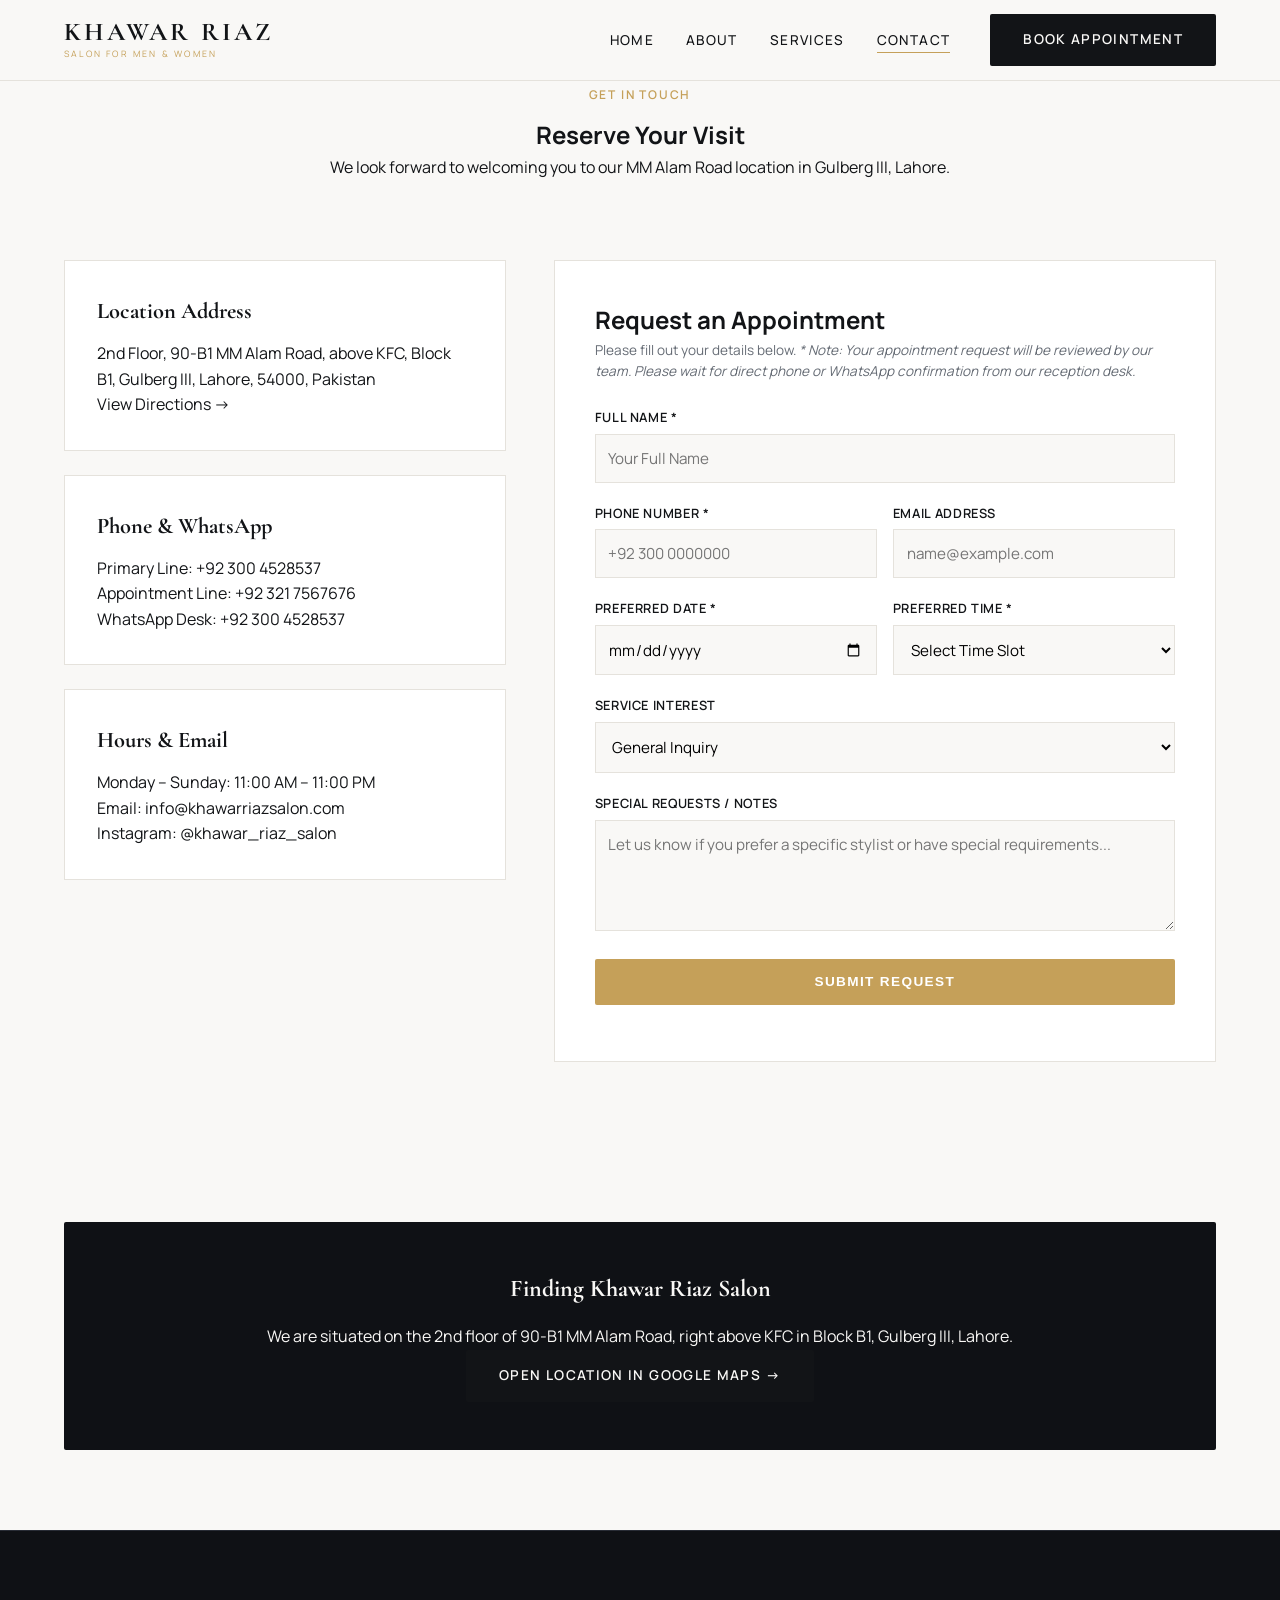
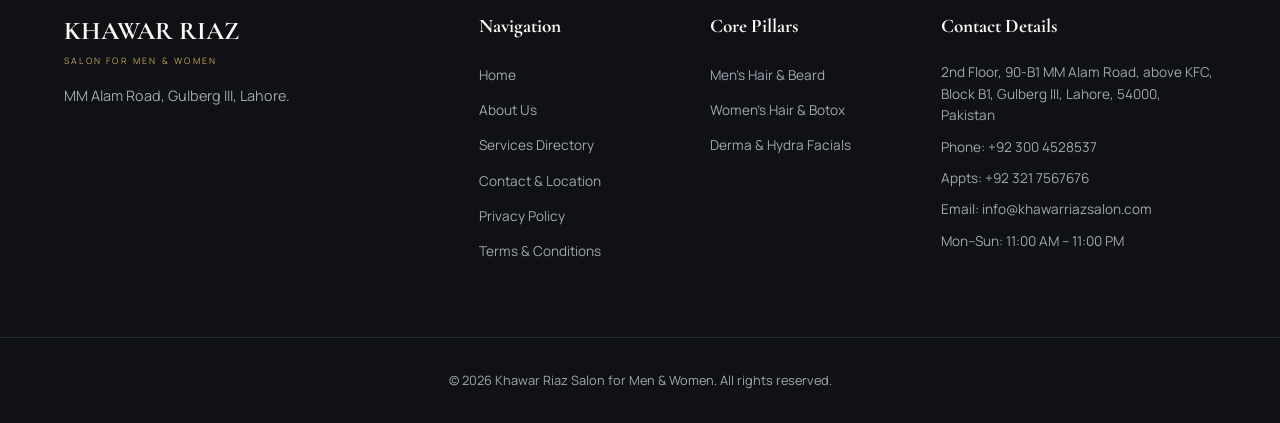
<file: contact.html>
<!-- contact.html -->
<!DOCTYPE html>
<html lang="en">
<head>
  <meta charset="UTF-8">
  <meta name="viewport" content="width=device-width, initial-scale=1.0">
  <title>Contact Khawar Riaz Salon | MM Alam Road, Gulberg Lahore</title>
  <meta name="description" content="Get in touch with Khawar Riaz Salon on MM Alam Road, Lahore. Phone: +92 300 4528537, WhatsApp booking, map directions, and opening hours.">
  <meta name="robots" content="index, follow">
  <link rel="canonical" href="https://khawarriazsalon.com/contact.html">
  
  <link rel="preconnect" href="https://fonts.googleapis.com">
  <link rel="preconnect" href="https://fonts.gstatic.com" crossorigin>
  <link href="https://fonts.googleapis.com/css2?family=Cormorant+Garamond:wght@400;500;600;700&family=Manrope:wght@300;400;500;600;700&display=swap" rel="stylesheet">
  <link rel="stylesheet" href="style.css">
</head>
<body>
  <a href="#main-content" class="skip-link">Skip to main content</a>

  <!-- Header -->
  <header class="site-header" id="site-header">
    <div class="container header-container">
      <a href="index.html" class="brand-logo" aria-label="Khawar Riaz Salon Home">
        <span class="logo-title">KHAWAR RIAZ</span>
        <span class="logo-sub">SALON FOR MEN & WOMEN</span>
      </a>

      <button class="menu-toggle" id="menu-toggle" aria-expanded="false" aria-controls="primary-navigation" aria-label="Toggle navigation menu">
        <span class="hamburger-box"><span class="hamburger-inner"></span></span>
        <span class="menu-label">Menu</span>
      </button>

      <nav class="primary-nav" id="primary-navigation" aria-label="Main Navigation">
        <ul class="nav-list">
          <li class="nav-item"><a href="index.html" class="nav-link">Home</a></li>
          <li class="nav-item"><a href="about.html" class="nav-link">About</a></li>
          <li class="nav-item"><a href="services.html" class="nav-link">Services</a></li>
          <li class="nav-item"><a href="contact.html" class="nav-link active">Contact</a></li>
        </ul>
        <div class="nav-cta-wrapper">
          <a href="contact.html" class="btn btn-primary nav-cta">Book Appointment</a>
        </div>
      </nav>
    </div>
  </header>

  <main id="main-content">
    <!-- Page Header -->
    <section class="page-header-section" aria-label="Contact Information">
      <div class="container text-center">
        <span class="badge">Get in Touch</span>
        <h1 class="page-title">Reserve Your Visit</h1>
        <p class="page-subtitle">We look forward to welcoming you to our MM Alam Road location in Gulberg III, Lahore.</p>
      </div>
    </section>

    <!-- Contact Cards & Form Grid -->
    <section class="contact-main-section" aria-label="Appointment Request and Details">
      <div class="container contact-grid">
        
        <!-- Info Cards -->
        <div class="contact-cards-column">
          <div class="contact-info-card">
            <h3>Location Address</h3>
            <p>2nd Floor, 90-B1 MM Alam Road, above KFC, Block B1, Gulberg III, Lahore, 54000, Pakistan</p>
            <a href="https://maps.google.com/?q=MM+Alam+Road+Gulberg+Lahore" target="_blank" rel="noopener noreferrer" class="card-link">View Directions &rarr;</a>
          </div>

          <div class="contact-info-card">
            <h3>Phone & WhatsApp</h3>
            <p>Primary Line: <a href="tel:+923004528537">+92 300 4528537</a></p>
            <p>Appointment Line: <a href="tel:+923217567676">+92 321 7567676</a></p>
            <p>WhatsApp Desk: <a href="https://wa.me/923004528537" target="_blank" rel="noopener noreferrer">+92 300 4528537</a></p>
          </div>

          <div class="contact-info-card">
            <h3>Hours & Email</h3>
            <p>Monday – Sunday: 11:00 AM – 11:00 PM</p>
            <p>Email: <a href="mailto:info@khawarriazsalon.com">info@khawarriazsalon.com</a></p>
            <p>Instagram: <a href="https://instagram.com" target="_blank" rel="noopener noreferrer">@khawar_riaz_salon</a></p>
          </div>
        </div>

        <!-- Appointment Form -->
        <div class="contact-form-column">
          <div class="form-wrapper">
            <h2>Request an Appointment</h2>
            <p class="form-subtext">Please fill out your details below. <em>* Note: Your appointment request will be reviewed by our team. Please wait for direct phone or WhatsApp confirmation from our reception desk.</em></p>

            <form id="appointment-form" class="appointment-form" action="mailto:info@khawarriazsalon.com" method="post" enctype="text/plain">
              <div class="form-group">
                <label for="full-name">Full Name *</label>
                <input type="text" id="full-name" name="full_name" required placeholder="Your Full Name">
              </div>

              <div class="form-row">
                <div class="form-group">
                  <label for="phone-number">Phone Number *</label>
                  <input type="tel" id="phone-number" name="phone" required placeholder="+92 300 0000000">
                </div>
                <div class="form-group">
                  <label for="email-address">Email Address</label>
                  <input type="email" id="email-address" name="email" placeholder="name@example.com">
                </div>
              </div>

              <div class="form-row">
                <div class="form-group">
                  <label for="preferred-date">Preferred Date *</label>
                  <input type="date" id="preferred-date" name="preferred_date" required>
                </div>
                <div class="form-group">
                  <label for="preferred-time">Preferred Time *</label>
                  <select id="preferred-time" name="preferred_time" required>
                    <option value="">Select Time Slot</option>
                    <option value="11:00 AM - 01:00 PM">11:00 AM - 01:00 PM</option>
                    <option value="01:00 PM - 03:00 PM">01:00 PM - 03:00 PM</option>
                    <option value="03:00 PM - 05:00 PM">03:00 PM - 05:00 PM</option>
                    <option value="05:00 PM - 07:00 PM">05:00 PM - 07:00 PM</option>
                    <option value="07:00 PM - 09:00 PM">07:00 PM - 09:00 PM</option>
                    <option value="09:00 PM - 11:00 PM">09:00 PM - 11:00 PM</option>
                  </select>
                </div>
              </div>

              <div class="form-group">
                <label for="service-category">Service Interest</label>
                <select id="service-category" name="service_interest">
                  <option value="General Inquiry">General Inquiry</option>
                  <option value="Men's Haircut & Styling">Men's Haircut & Styling</option>
                  <option value="Women's Hair & Color">Women's Hair & Color</option>
                  <option value="Facials / Skincare">Facials / Skincare</option>
                  <option value="Massage Therapy">Massage Therapy</option>
                  <option value="Grooming / Special Occasion">Grooming / Special Occasion</option>
                  <option value="Manicure / Pedicure">Manicure / Pedicure</option>
                </select>
              </div>

              <div class="form-group">
                <label for="message-text">Special Requests / Notes</label>
                <textarea id="message-text" name="message" rows="4" placeholder="Let us know if you prefer a specific stylist or have special requirements..."></textarea>
              </div>

              <button type="submit" class="btn btn-accent btn-full">Submit Request</button>
              <div id="form-feedback" class="form-feedback" aria-live="polite"></div>
            </form>
          </div>
        </div>

      </div>
    </section>

    <!-- Map Links -->
    <section class="map-section" aria-label="Interactive Google Map Link">
      <div class="container text-center">
        <div class="map-card-expanded">
          <h2>Finding Khawar Riaz Salon</h2>
          <p>We are situated on the 2nd floor of 90-B1 MM Alam Road, right above KFC in Block B1, Gulberg III, Lahore.</p>
          <a href="https://maps.google.com/?q=90-B1+MM+Alam+Road+Gulberg+III+Lahore" target="_blank" rel="noopener noreferrer" class="btn btn-primary">Open Location in Google Maps &rarr;</a>
        </div>
      </div>
    </section>
  </main>

  <!-- Footer -->
  <footer class="site-footer">
    <div class="container footer-grid">
      <div class="footer-brand">
        <span class="footer-logo-title">KHAWAR RIAZ</span>
        <span class="footer-logo-sub">SALON FOR MEN & WOMEN</span>
        <p class="footer-desc">MM Alam Road, Gulberg III, Lahore.</p>
      </div>
      <div class="footer-links">
        <h4 class="footer-heading">Navigation</h4>
        <ul>
          <li><a href="index.html">Home</a></li>
          <li><a href="about.html">About Us</a></li>
          <li><a href="services.html">Services Directory</a></li>
          <li><a href="contact.html">Contact & Location</a></li>
          <li><a href="privacy-policy.html">Privacy Policy</a></li>
          <li><a href="terms.html">Terms & Conditions</a></li>
        </ul>
      </div>
      <div class="footer-services">
        <h4 class="footer-heading">Core Pillars</h4>
        <ul>
          <li><a href="services.html?cat=men">Men's Hair & Beard</a></li>
          <li><a href="services.html?cat=women">Women's Hair & Botox</a></li>
          <li><a href="services.html?cat=facial">Derma & Hydra Facials</a></li>
        </ul>
      </div>
      <div class="footer-contact">
        <h4 class="footer-heading">Contact Details</h4>
        <p>2nd Floor, 90-B1 MM Alam Road, above KFC, Block B1, Gulberg III, Lahore, 54000, Pakistan</p>
        <p>Phone: <a href="tel:+923004528537">+92 300 4528537</a></p>
        <p>Appts: <a href="tel:+923217567676">+92 321 7567676</a></p>
        <p>Email: <a href="mailto:info@khawarriazsalon.com">info@khawarriazsalon.com</a></p>
        <p>Mon–Sun: 11:00 AM – 11:00 PM</p>
      </div>
    </div>
    <div class="footer-bottom text-center">
      <div class="container">
        <p>&copy; <span id="current-year"></span> Khawar Riaz Salon for Men & Women. All rights reserved.</p>
      </div>
    </div>
  </footer>

  <script src="main.js" defer></script>
  <script src="animations.js" defer></script>
</body>
</html>
</file>
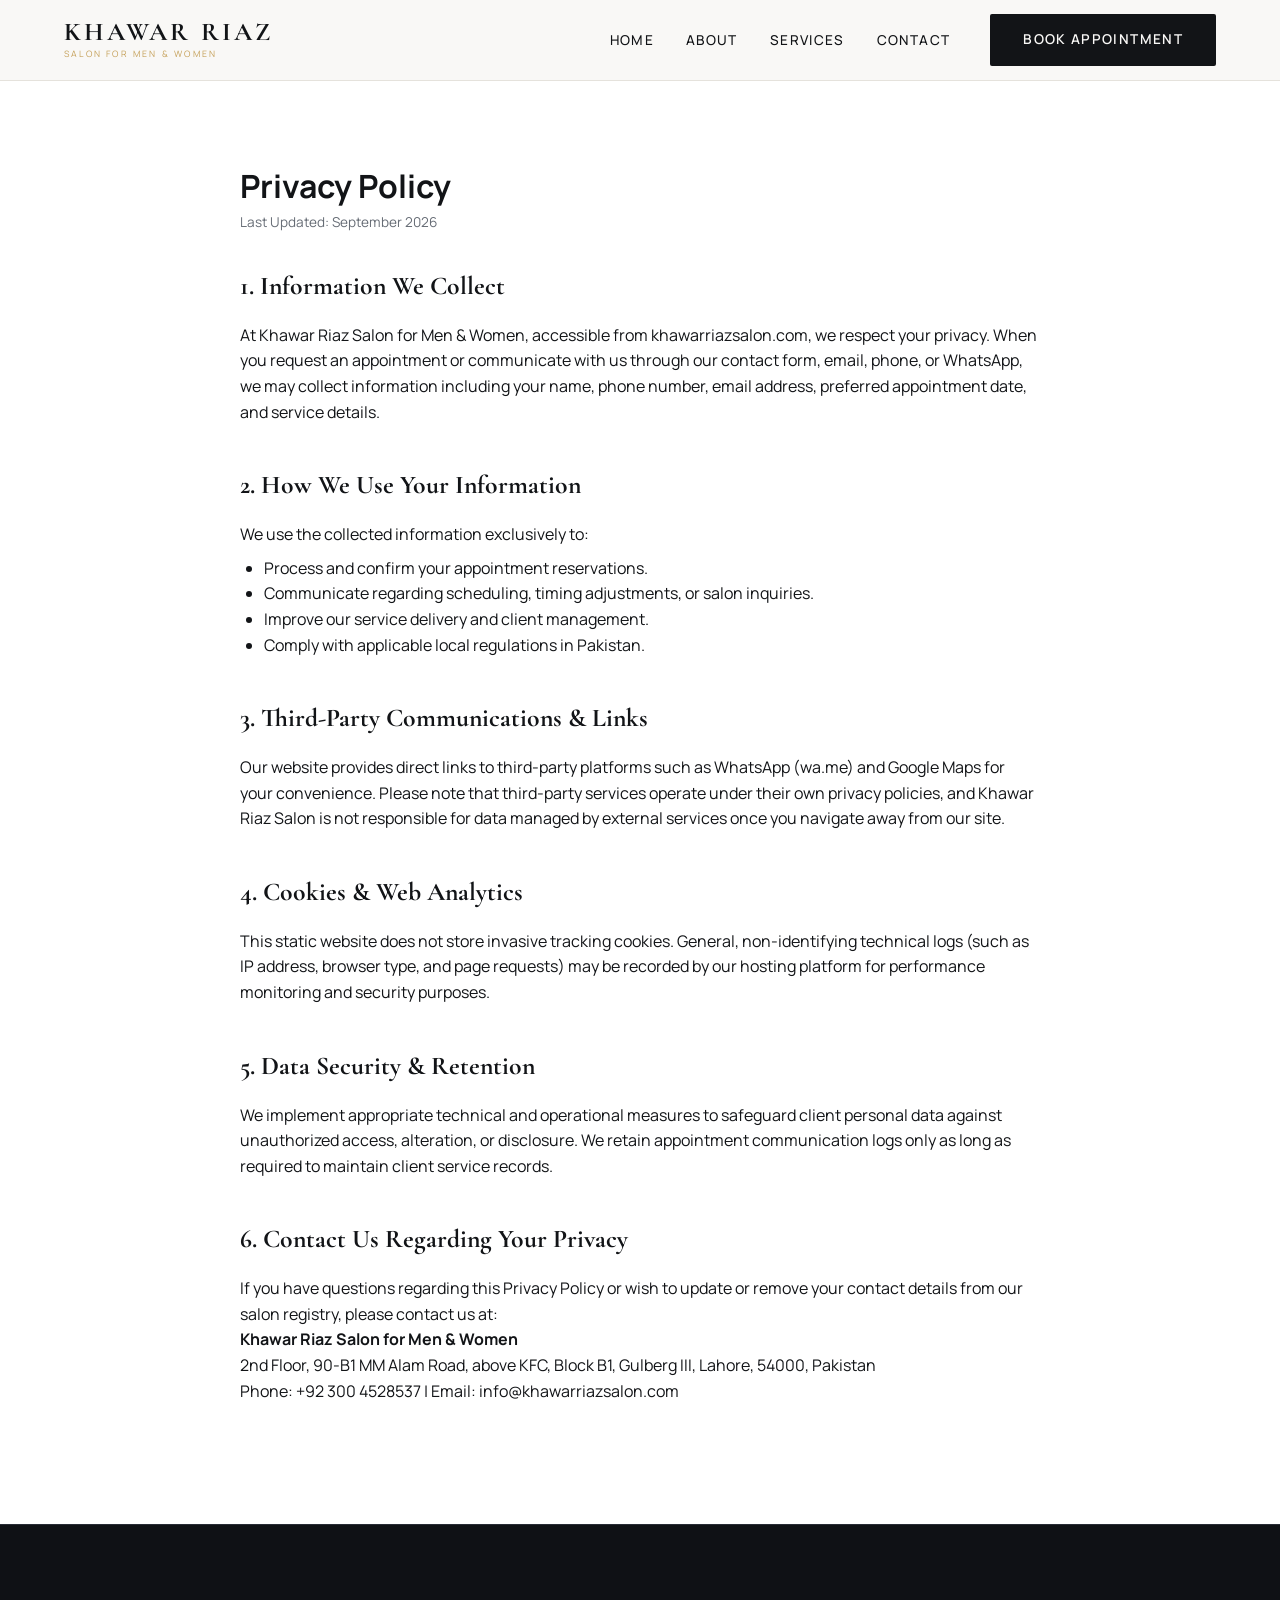
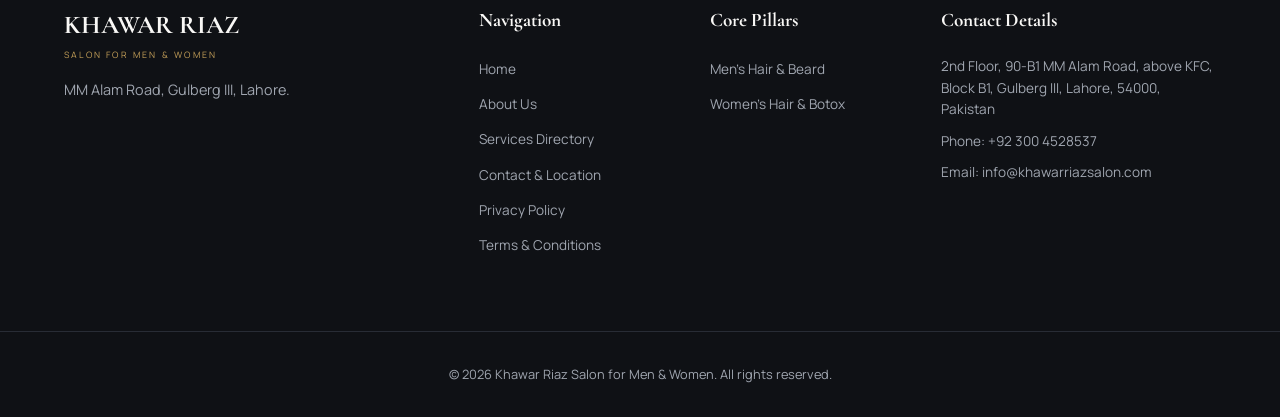
<file: privacy-policy.html>
<!-- privacy-policy.html -->
<!DOCTYPE html>
<html lang="en">
<head>
  <meta charset="UTF-8">
  <meta name="viewport" content="width=device-width, initial-scale=1.0">
  <title>Privacy Policy | Khawar Riaz Salon</title>
  <meta name="description" content="Privacy Policy for Khawar Riaz Salon. Learn how we handle personal data, appointment requests, and communication.">
  <meta name="robots" content="index, follow">
  <link rel="canonical" href="https://khawarriazsalon.com/privacy-policy.html">
  
  <link rel="preconnect" href="https://fonts.googleapis.com">
  <link rel="preconnect" href="https://fonts.gstatic.com" crossorigin>
  <link href="https://fonts.googleapis.com/css2?family=Cormorant+Garamond:wght@400;500;600;700&family=Manrope:wght@300;400;500;600;700&display=swap" rel="stylesheet">
  <link rel="stylesheet" href="style.css">
</head>
<body>
  <a href="#main-content" class="skip-link">Skip to main content</a>

  <!-- Header -->
  <header class="site-header" id="site-header">
    <div class="container header-container">
      <a href="index.html" class="brand-logo" aria-label="Khawar Riaz Salon Home">
        <span class="logo-title">KHAWAR RIAZ</span>
        <span class="logo-sub">SALON FOR MEN & WOMEN</span>
      </a>

      <button class="menu-toggle" id="menu-toggle" aria-expanded="false" aria-controls="primary-navigation" aria-label="Toggle navigation menu">
        <span class="hamburger-box"><span class="hamburger-inner"></span></span>
        <span class="menu-label">Menu</span>
      </button>

      <nav class="primary-nav" id="primary-navigation" aria-label="Main Navigation">
        <ul class="nav-list">
          <li class="nav-item"><a href="index.html" class="nav-link">Home</a></li>
          <li class="nav-item"><a href="about.html" class="nav-link">About</a></li>
          <li class="nav-item"><a href="services.html" class="nav-link">Services</a></li>
          <li class="nav-item"><a href="contact.html" class="nav-link">Contact</a></li>
        </ul>
        <div class="nav-cta-wrapper">
          <a href="contact.html" class="btn btn-primary nav-cta">Book Appointment</a>
        </div>
      </nav>
    </div>
  </header>

  <main id="main-content" class="legal-page">
    <div class="container legal-container">
      <h1 class="page-title">Privacy Policy</h1>
      <p class="legal-date">Last Updated: September 2026</p>

      <section class="legal-section">
        <h2>1. Information We Collect</h2>
        <p>At Khawar Riaz Salon for Men & Women, accessible from khawarriazsalon.com, we respect your privacy. When you request an appointment or communicate with us through our contact form, email, phone, or WhatsApp, we may collect information including your name, phone number, email address, preferred appointment date, and service details.</p>
      </section>

      <section class="legal-section">
        <h2>2. How We Use Your Information</h2>
        <p>We use the collected information exclusively to:</p>
        <ul>
          <li>Process and confirm your appointment reservations.</li>
          <li>Communicate regarding scheduling, timing adjustments, or salon inquiries.</li>
          <li>Improve our service delivery and client management.</li>
          <li>Comply with applicable local regulations in Pakistan.</li>
        </ul>
      </section>

      <section class="legal-section">
        <h2>3. Third-Party Communications & Links</h2>
        <p>Our website provides direct links to third-party platforms such as WhatsApp (wa.me) and Google Maps for your convenience. Please note that third-party services operate under their own privacy policies, and Khawar Riaz Salon is not responsible for data managed by external services once you navigate away from our site.</p>
      </section>

      <section class="legal-section">
        <h2>4. Cookies & Web Analytics</h2>
        <p>This static website does not store invasive tracking cookies. General, non-identifying technical logs (such as IP address, browser type, and page requests) may be recorded by our hosting platform for performance monitoring and security purposes.</p>
      </section>

      <section class="legal-section">
        <h2>5. Data Security & Retention</h2>
        <p>We implement appropriate technical and operational measures to safeguard client personal data against unauthorized access, alteration, or disclosure. We retain appointment communication logs only as long as required to maintain client service records.</p>
      </section>

      <section class="legal-section">
        <h2>6. Contact Us Regarding Your Privacy</h2>
        <p>If you have questions regarding this Privacy Policy or wish to update or remove your contact details from our salon registry, please contact us at:</p>
        <p><strong>Khawar Riaz Salon for Men & Women</strong><br>
        2nd Floor, 90-B1 MM Alam Road, above KFC, Block B1, Gulberg III, Lahore, 54000, Pakistan<br>
        Phone: +92 300 4528537 | Email: info@khawarriazsalon.com</p>
      </section>
    </div>
  </main>

  <!-- Footer -->
  <footer class="site-footer">
    <div class="container footer-grid">
      <div class="footer-brand">
        <span class="footer-logo-title">KHAWAR RIAZ</span>
        <span class="footer-logo-sub">SALON FOR MEN & WOMEN</span>
        <p class="footer-desc">MM Alam Road, Gulberg III, Lahore.</p>
      </div>
      <div class="footer-links">
        <h4 class="footer-heading">Navigation</h4>
        <ul>
          <li><a href="index.html">Home</a></li>
          <li><a href="about.html">About Us</a></li>
          <li><a href="services.html">Services Directory</a></li>
          <li><a href="contact.html">Contact & Location</a></li>
          <li><a href="privacy-policy.html">Privacy Policy</a></li>
          <li><a href="terms.html">Terms & Conditions</a></li>
        </ul>
      </div>
      <div class="footer-services">
        <h4 class="footer-heading">Core Pillars</h4>
        <ul>
          <li><a href="services.html?cat=men">Men's Hair & Beard</a></li>
          <li><a href="services.html?cat=women">Women's Hair & Botox</a></li>
        </ul>
      </div>
      <div class="footer-contact">
        <h4 class="footer-heading">Contact Details</h4>
        <p>2nd Floor, 90-B1 MM Alam Road, above KFC, Block B1, Gulberg III, Lahore, 54000, Pakistan</p>
        <p>Phone: <a href="tel:+923004528537">+92 300 4528537</a></p>
        <p>Email: <a href="mailto:info@khawarriazsalon.com">info@khawarriazsalon.com</a></p>
      </div>
    </div>
    <div class="footer-bottom text-center">
      <div class="container">
        <p>&copy; <span id="current-year"></span> Khawar Riaz Salon for Men & Women. All rights reserved.</p>
      </div>
    </div>
  </footer>

  <script src="main.js" defer></script>
</body>
</html>
</file>
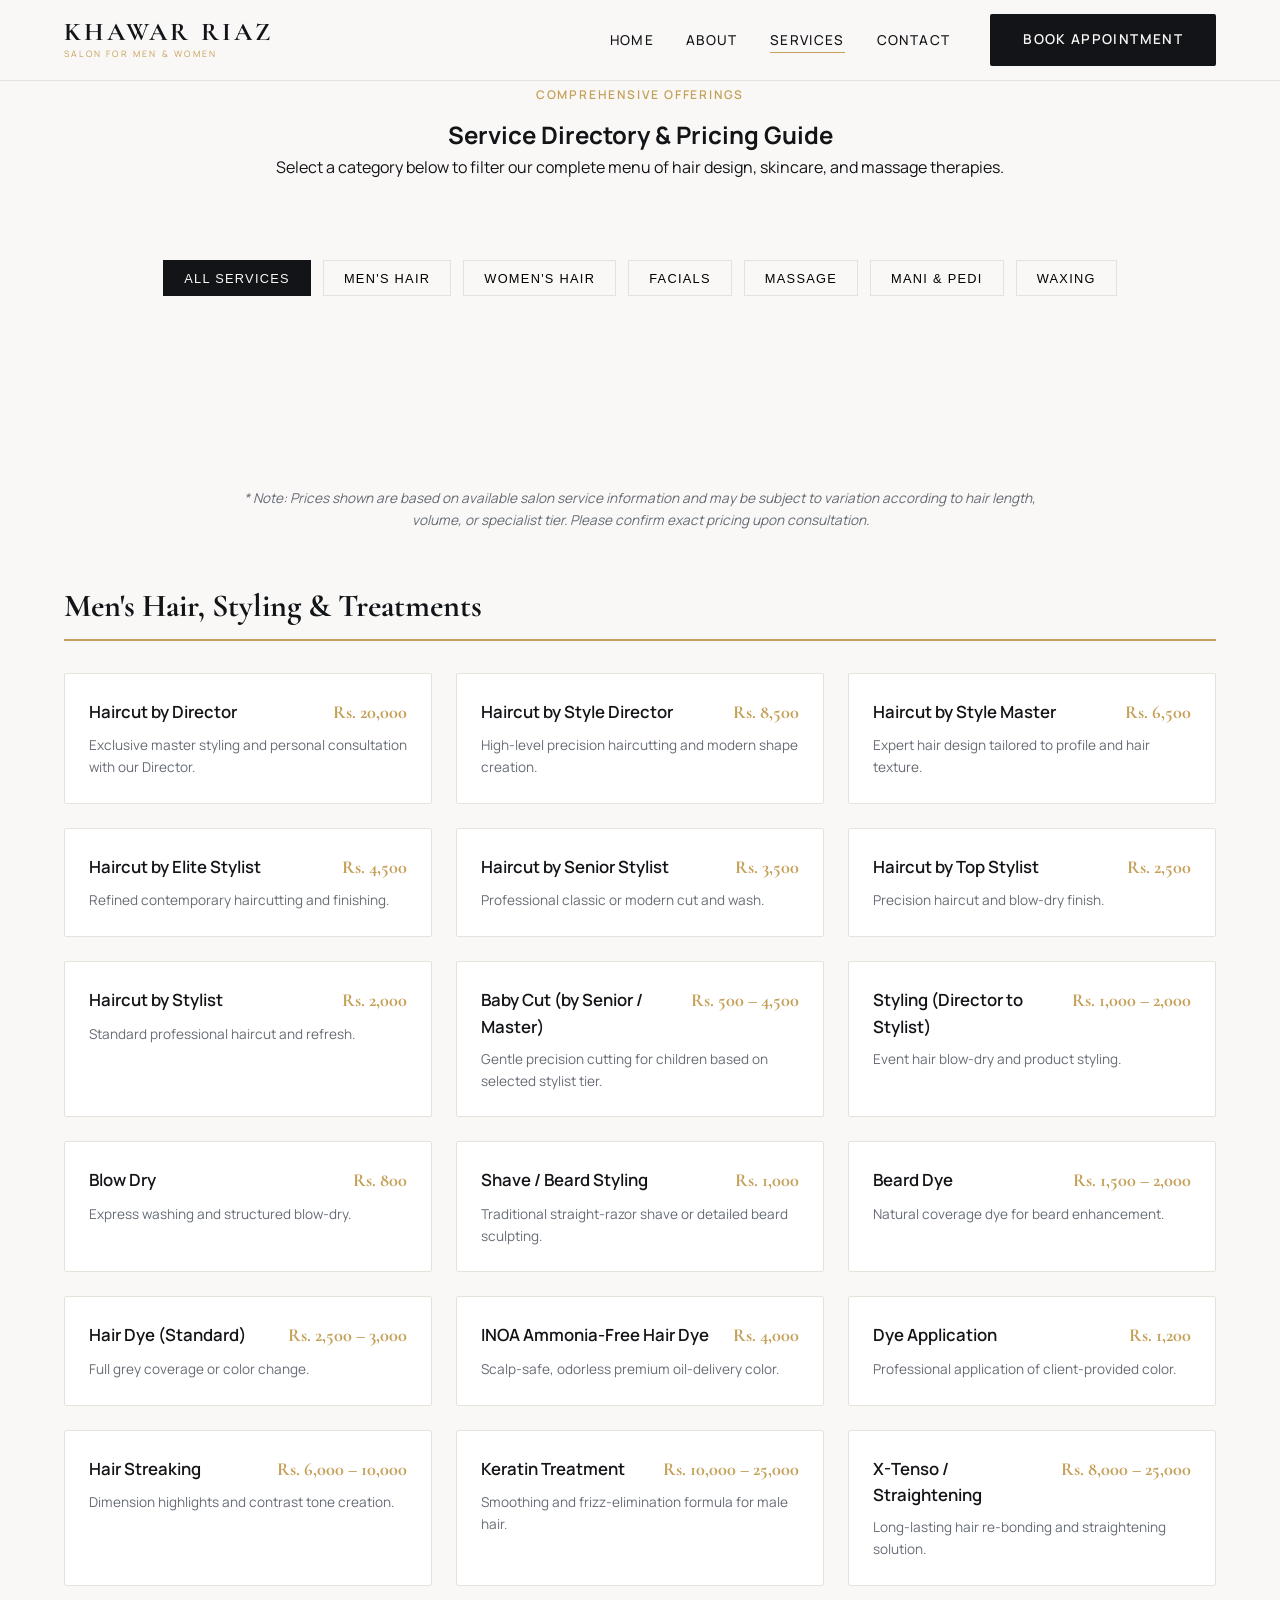
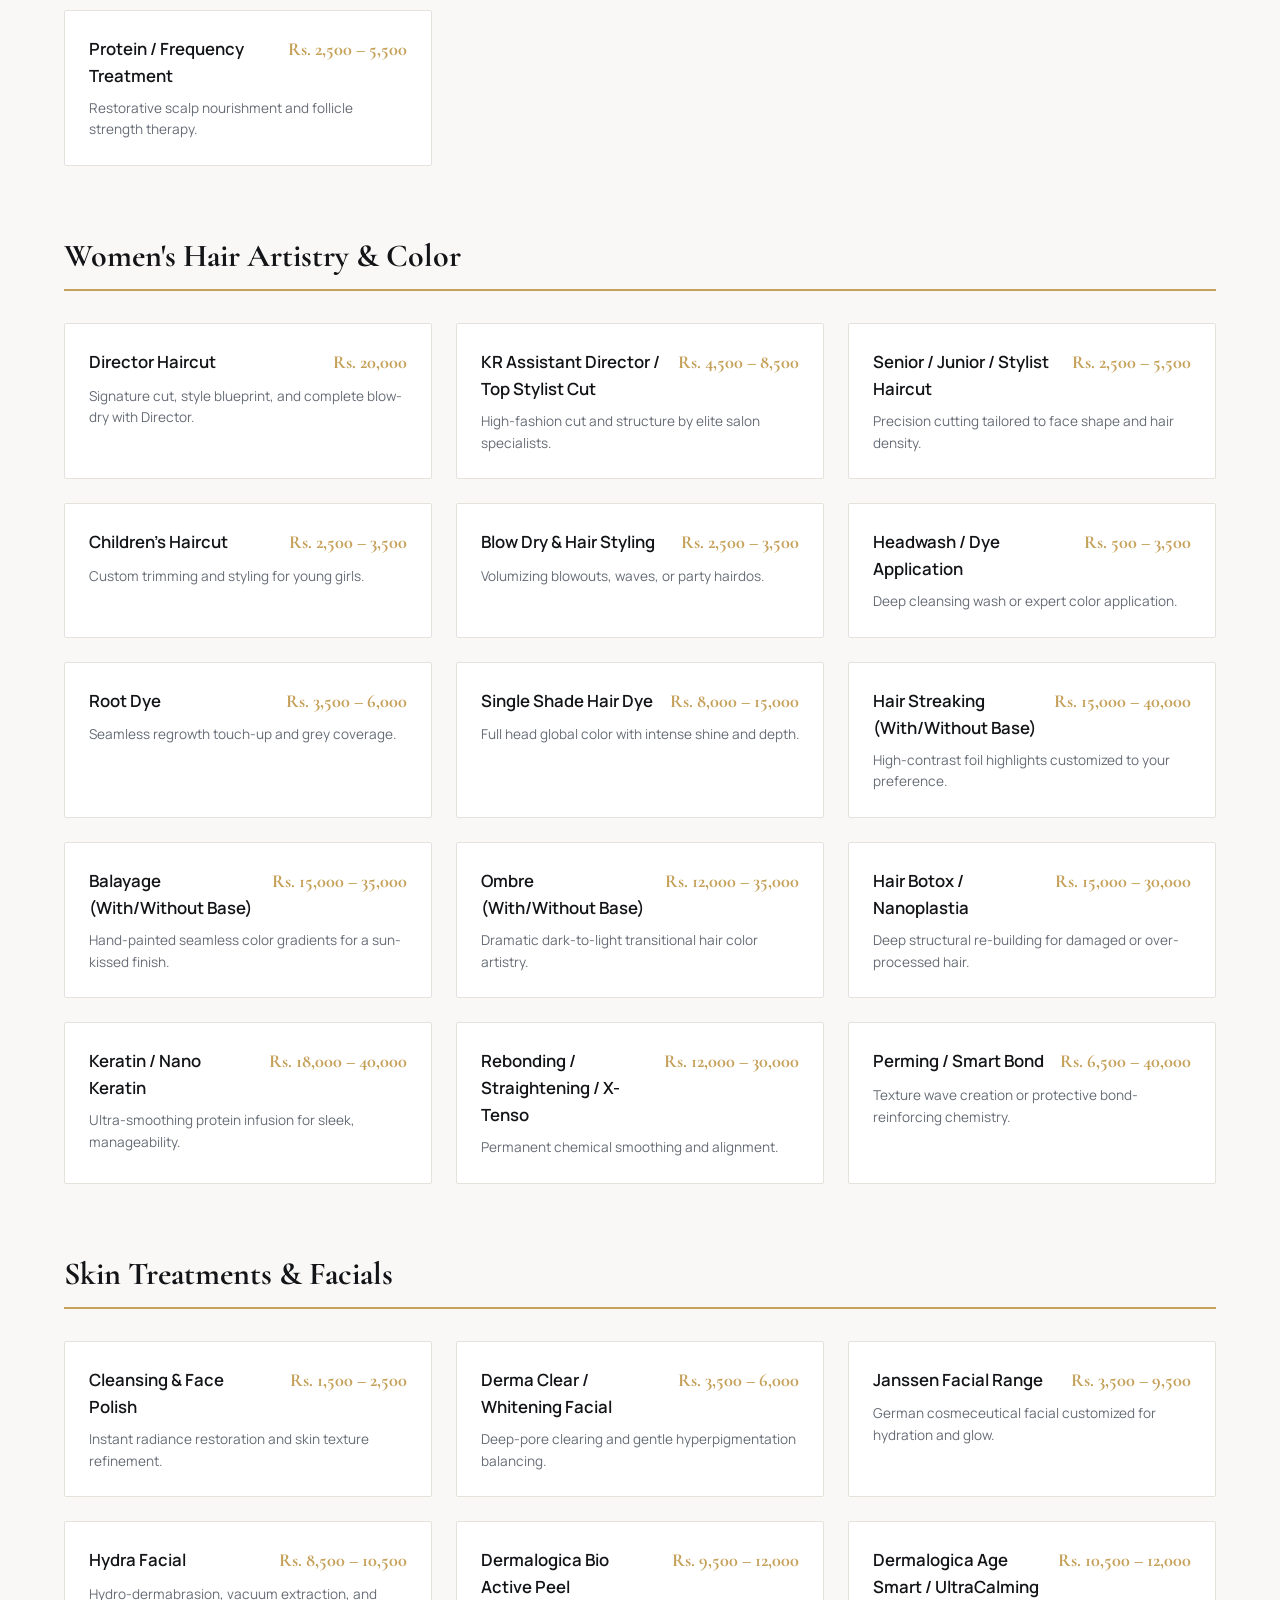
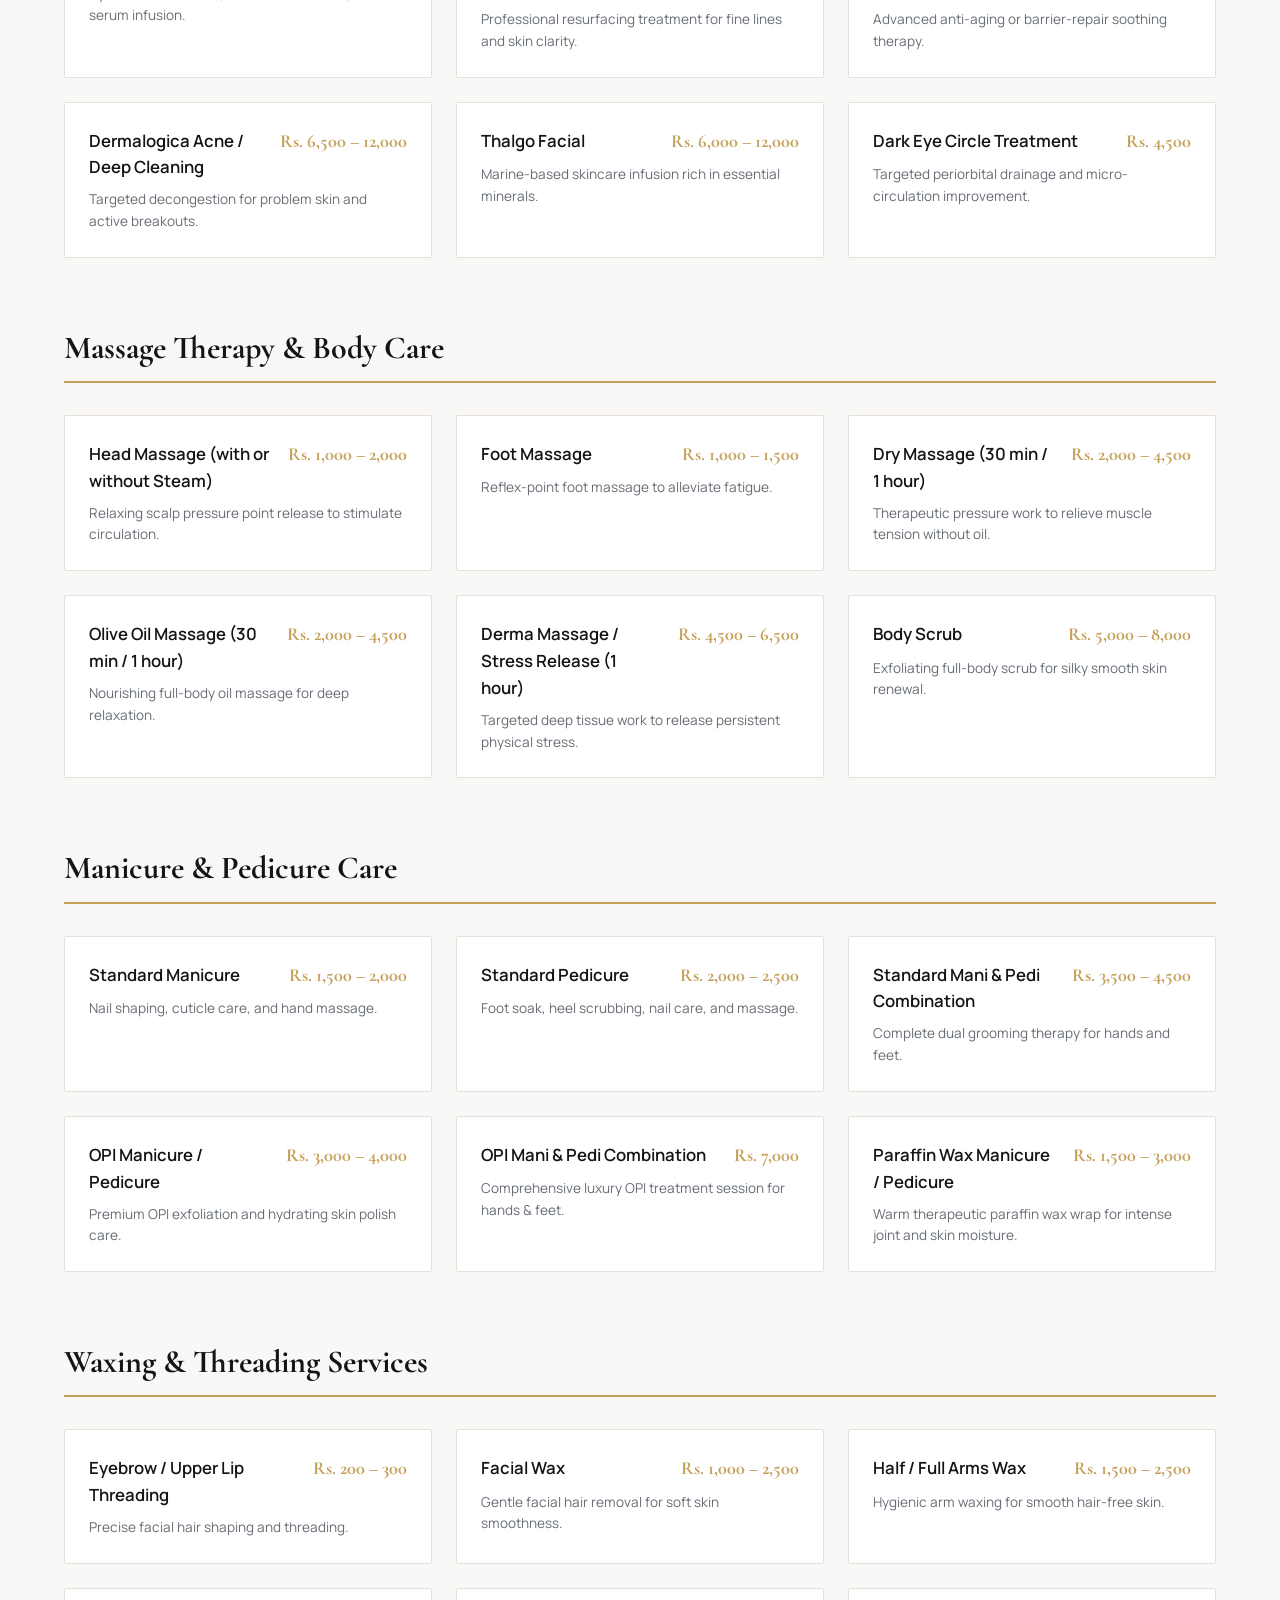
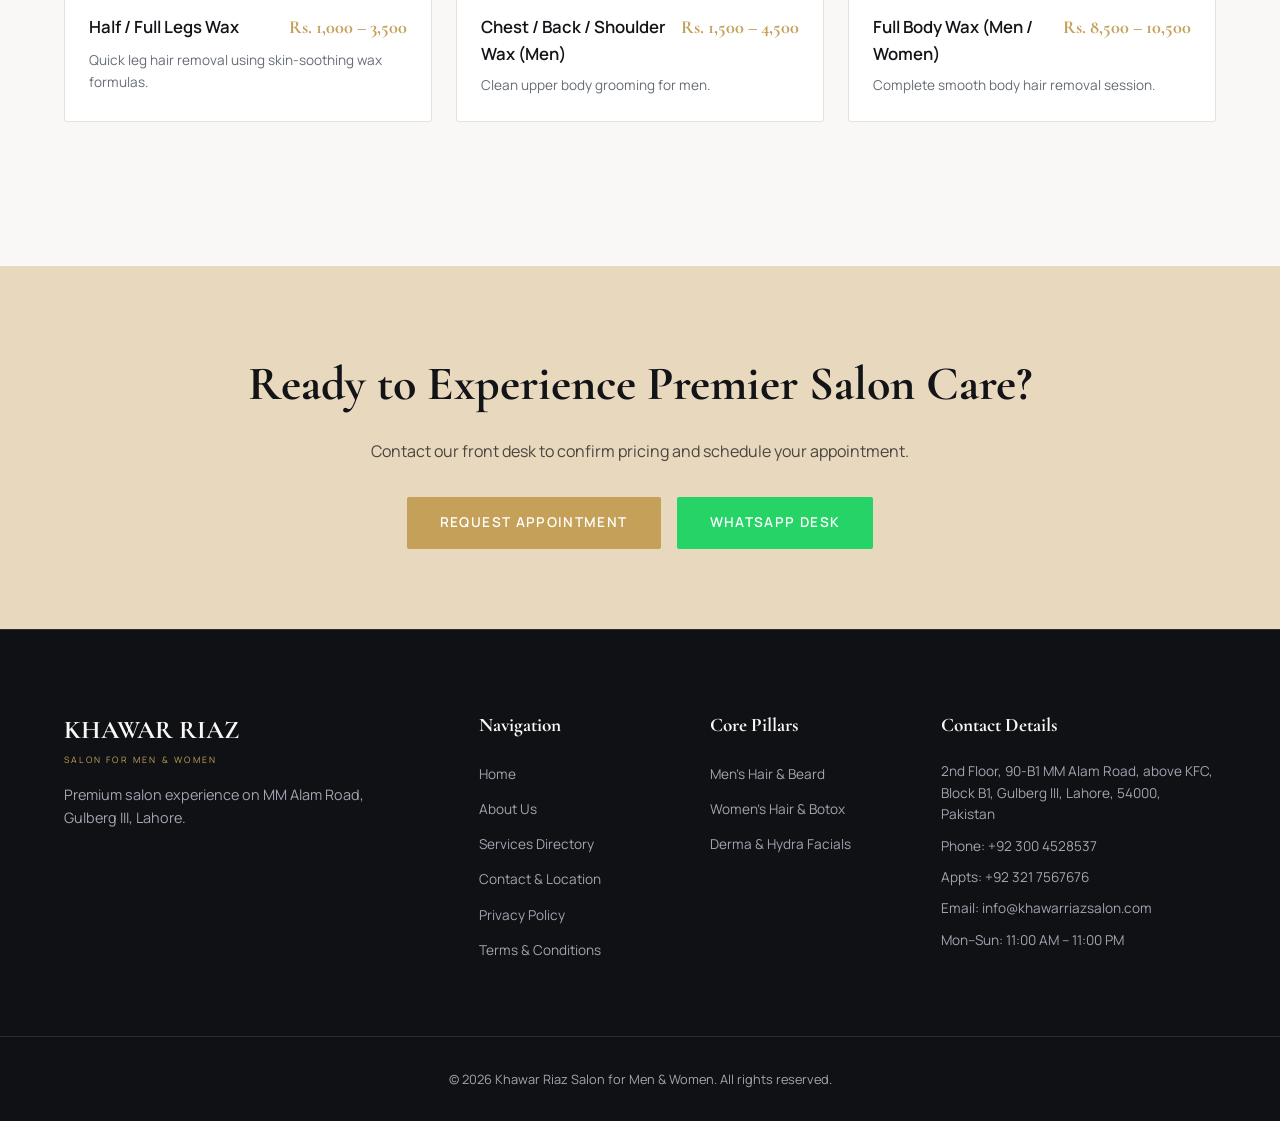
<file: services.html>
<!-- services.html -->
<!DOCTYPE html>
<html lang="en">
<head>
  <meta charset="UTF-8">
  <meta name="viewport" content="width=device-width, initial-scale=1.0">
  <title>Salon Services in Lahore | Hair, Beauty & Grooming | Khawar Riaz</title>
  <meta name="description" content="View the full service directory and price guide for Khawar Riaz Salon on MM Alam Road, Lahore. Men's haircuts, women's styling, facials, massage, and waxing.">
  <meta name="robots" content="index, follow">
  <link rel="canonical" href="https://khawarriazsalon.com/services.html">
  
  <link rel="preconnect" href="https://fonts.googleapis.com">
  <link rel="preconnect" href="https://fonts.gstatic.com" crossorigin>
  <link href="https://fonts.googleapis.com/css2?family=Cormorant+Garamond:wght@400;500;600;700&family=Manrope:wght@300;400;500;600;700&display=swap" rel="stylesheet">
  <link rel="stylesheet" href="style.css">
</head>
<body>
  <a href="#main-content" class="skip-link">Skip to main content</a>

  <!-- Header -->
  <header class="site-header" id="site-header">
    <div class="container header-container">
      <a href="index.html" class="brand-logo" aria-label="Khawar Riaz Salon Home">
        <span class="logo-title">KHAWAR RIAZ</span>
        <span class="logo-sub">SALON FOR MEN & WOMEN</span>
      </a>

      <button class="menu-toggle" id="menu-toggle" aria-expanded="false" aria-controls="primary-navigation" aria-label="Toggle navigation menu">
        <span class="hamburger-box"><span class="hamburger-inner"></span></span>
        <span class="menu-label">Menu</span>
      </button>

      <nav class="primary-nav" id="primary-navigation" aria-label="Main Navigation">
        <ul class="nav-list">
          <li class="nav-item"><a href="index.html" class="nav-link">Home</a></li>
          <li class="nav-item"><a href="about.html" class="nav-link">About</a></li>
          <li class="nav-item"><a href="services.html" class="nav-link active">Services</a></li>
          <li class="nav-item"><a href="contact.html" class="nav-link">Contact</a></li>
        </ul>
        <div class="nav-cta-wrapper">
          <a href="contact.html" class="btn btn-primary nav-cta">Book Appointment</a>
        </div>
      </nav>
    </div>
  </header>

  <main id="main-content">
    <!-- Page Header -->
    <section class="page-header-section" aria-label="Service Directory Title">
      <div class="container text-center">
        <span class="badge">Comprehensive Offerings</span>
        <h1 class="page-title">Service Directory & Pricing Guide</h1>
        <p class="page-subtitle">Select a category below to filter our complete menu of hair design, skincare, and massage therapies.</p>
      </div>
    </section>

    <!-- Service Filter Controls -->
    <section class="filter-section" aria-label="Category Filter Buttons">
      <div class="container text-center">
        <div class="filter-buttons" role="tablist" aria-label="Service Category Tabs">
          <button class="filter-btn active" data-filter="all" role="tab" aria-selected="true">All Services</button>
          <button class="filter-btn" data-filter="men-hair" role="tab" aria-selected="false">Men's Hair</button>
          <button class="filter-btn" data-filter="women-hair" role="tab" aria-selected="false">Women's Hair</button>
          <button class="filter-btn" data-filter="facials" role="tab" aria-selected="false">Facials</button>
          <button class="filter-btn" data-filter="massage" role="tab" aria-selected="false">Massage</button>
          <button class="filter-btn" data-filter="mani-pedi" role="tab" aria-selected="false">Mani & Pedi</button>
          <button class="filter-btn" data-filter="waxing" role="tab" aria-selected="false">Waxing</button>
        </div>
      </div>
    </section>

    <!-- Services List -->
    <section class="services-list-section" aria-label="Services Catalog">
      <div class="container">
        <p class="price-disclaimer text-center">
          <em>* Note: Prices shown are based on available salon service information and may be subject to variation according to hair length, volume, or specialist tier. Please confirm exact pricing upon consultation.</em>
        </p>

        <!-- Category: Men's Hair & Styling -->
        <div class="service-category-block" data-category="men-hair">
          <h2 class="category-heading">Men's Hair, Styling & Treatments</h2>
          <div class="service-grid">
            <div class="service-card">
              <div class="service-header">
                <span class="service-name">Haircut by Director</span>
                <span class="service-price">Rs. 20,000</span>
              </div>
              <p class="service-desc">Exclusive master styling and personal consultation with our Director.</p>
            </div>
            <div class="service-card">
              <div class="service-header">
                <span class="service-name">Haircut by Style Director</span>
                <span class="service-price">Rs. 8,500</span>
              </div>
              <p class="service-desc">High-level precision haircutting and modern shape creation.</p>
            </div>
            <div class="service-card">
              <div class="service-header">
                <span class="service-name">Haircut by Style Master</span>
                <span class="service-price">Rs. 6,500</span>
              </div>
              <p class="service-desc">Expert hair design tailored to profile and hair texture.</p>
            </div>
            <div class="service-card">
              <div class="service-header">
                <span class="service-name">Haircut by Elite Stylist</span>
                <span class="service-price">Rs. 4,500</span>
              </div>
              <p class="service-desc">Refined contemporary haircutting and finishing.</p>
            </div>
            <div class="service-card">
              <div class="service-header">
                <span class="service-name">Haircut by Senior Stylist</span>
                <span class="service-price">Rs. 3,500</span>
              </div>
              <p class="service-desc">Professional classic or modern cut and wash.</p>
            </div>
            <div class="service-card">
              <div class="service-header">
                <span class="service-name">Haircut by Top Stylist</span>
                <span class="service-price">Rs. 2,500</span>
              </div>
              <p class="service-desc">Precision haircut and blow-dry finish.</p>
            </div>
            <div class="service-card">
              <div class="service-header">
                <span class="service-name">Haircut by Stylist</span>
                <span class="service-price">Rs. 2,000</span>
              </div>
              <p class="service-desc">Standard professional haircut and refresh.</p>
            </div>
            <div class="service-card">
              <div class="service-header">
                <span class="service-name">Baby Cut (by Senior / Master)</span>
                <span class="service-price">Rs. 500 – 4,500</span>
              </div>
              <p class="service-desc">Gentle precision cutting for children based on selected stylist tier.</p>
            </div>
            <div class="service-card">
              <div class="service-header">
                <span class="service-name">Styling (Director to Stylist)</span>
                <span class="service-price">Rs. 1,000 – 2,000</span>
              </div>
              <p class="service-desc">Event hair blow-dry and product styling.</p>
            </div>
            <div class="service-card">
              <div class="service-header">
                <span class="service-name">Blow Dry</span>
                <span class="service-price">Rs. 800</span>
              </div>
              <p class="service-desc">Express washing and structured blow-dry.</p>
            </div>
            <div class="service-card">
              <div class="service-header">
                <span class="service-name">Shave / Beard Styling</span>
                <span class="service-price">Rs. 1,000</span>
              </div>
              <p class="service-desc">Traditional straight-razor shave or detailed beard sculpting.</p>
            </div>
            <div class="service-card">
              <div class="service-header">
                <span class="service-name">Beard Dye</span>
                <span class="service-price">Rs. 1,500 – 2,000</span>
              </div>
              <p class="service-desc">Natural coverage dye for beard enhancement.</p>
            </div>
            <div class="service-card">
              <div class="service-header">
                <span class="service-name">Hair Dye (Standard)</span>
                <span class="service-price">Rs. 2,500 – 3,000</span>
              </div>
              <p class="service-desc">Full grey coverage or color change.</p>
            </div>
            <div class="service-card">
              <div class="service-header">
                <span class="service-name">INOA Ammonia-Free Hair Dye</span>
                <span class="service-price">Rs. 4,000</span>
              </div>
              <p class="service-desc">Scalp-safe, odorless premium oil-delivery color.</p>
            </div>
            <div class="service-card">
              <div class="service-header">
                <span class="service-name">Dye Application</span>
                <span class="service-price">Rs. 1,200</span>
              </div>
              <p class="service-desc">Professional application of client-provided color.</p>
            </div>
            <div class="service-card">
              <div class="service-header">
                <span class="service-name">Hair Streaking</span>
                <span class="service-price">Rs. 6,000 – 10,000</span>
              </div>
              <p class="service-desc">Dimension highlights and contrast tone creation.</p>
            </div>
            <div class="service-card">
              <div class="service-header">
                <span class="service-name">Keratin Treatment</span>
                <span class="service-price">Rs. 10,000 – 25,000</span>
              </div>
              <p class="service-desc">Smoothing and frizz-elimination formula for male hair.</p>
            </div>
            <div class="service-card">
              <div class="service-header">
                <span class="service-name">X-Tenso / Straightening</span>
                <span class="service-price">Rs. 8,000 – 25,000</span>
              </div>
              <p class="service-desc">Long-lasting hair re-bonding and straightening solution.</p>
            </div>
            <div class="service-card">
              <div class="service-header">
                <span class="service-name">Protein / Frequency Treatment</span>
                <span class="service-price">Rs. 2,500 – 5,500</span>
              </div>
              <p class="service-desc">Restorative scalp nourishment and follicle strength therapy.</p>
            </div>
          </div>
        </div>

        <!-- Category: Women's Hair & Treatments -->
        <div class="service-category-block" data-category="women-hair">
          <h2 class="category-heading">Women's Hair Artistry & Color</h2>
          <div class="service-grid">
            <div class="service-card">
              <div class="service-header">
                <span class="service-name">Director Haircut</span>
                <span class="service-price">Rs. 20,000</span>
              </div>
              <p class="service-desc">Signature cut, style blueprint, and complete blow-dry with Director.</p>
            </div>
            <div class="service-card">
              <div class="service-header">
                <span class="service-name">KR Assistant Director / Top Stylist Cut</span>
                <span class="service-price">Rs. 4,500 – 8,500</span>
              </div>
              <p class="service-desc">High-fashion cut and structure by elite salon specialists.</p>
            </div>
            <div class="service-card">
              <div class="service-header">
                <span class="service-name">Senior / Junior / Stylist Haircut</span>
                <span class="service-price">Rs. 2,500 – 5,500</span>
              </div>
              <p class="service-desc">Precision cutting tailored to face shape and hair density.</p>
            </div>
            <div class="service-card">
              <div class="service-header">
                <span class="service-name">Children's Haircut</span>
                <span class="service-price">Rs. 2,500 – 3,500</span>
              </div>
              <p class="service-desc">Custom trimming and styling for young girls.</p>
            </div>
            <div class="service-card">
              <div class="service-header">
                <span class="service-name">Blow Dry & Hair Styling</span>
                <span class="service-price">Rs. 2,500 – 3,500</span>
              </div>
              <p class="service-desc">Volumizing blowouts, waves, or party hairdos.</p>
            </div>
            <div class="service-card">
              <div class="service-header">
                <span class="service-name">Headwash / Dye Application</span>
                <span class="service-price">Rs. 500 – 3,500</span>
              </div>
              <p class="service-desc">Deep cleansing wash or expert color application.</p>
            </div>
            <div class="service-card">
              <div class="service-header">
                <span class="service-name">Root Dye</span>
                <span class="service-price">Rs. 3,500 – 6,000</span>
              </div>
              <p class="service-desc">Seamless regrowth touch-up and grey coverage.</p>
            </div>
            <div class="service-card">
              <div class="service-header">
                <span class="service-name">Single Shade Hair Dye</span>
                <span class="service-price">Rs. 8,000 – 15,000</span>
              </div>
              <p class="service-desc">Full head global color with intense shine and depth.</p>
            </div>
            <div class="service-card">
              <div class="service-header">
                <span class="service-name">Hair Streaking (With/Without Base)</span>
                <span class="service-price">Rs. 15,000 – 40,000</span>
              </div>
              <p class="service-desc">High-contrast foil highlights customized to your preference.</p>
            </div>
            <div class="service-card">
              <div class="service-header">
                <span class="service-name">Balayage (With/Without Base)</span>
                <span class="service-price">Rs. 15,000 – 35,000</span>
              </div>
              <p class="service-desc">Hand-painted seamless color gradients for a sun-kissed finish.</p>
            </div>
            <div class="service-card">
              <div class="service-header">
                <span class="service-name">Ombre (With/Without Base)</span>
                <span class="service-price">Rs. 12,000 – 35,000</span>
              </div>
              <p class="service-desc">Dramatic dark-to-light transitional hair color artistry.</p>
            </div>
            <div class="service-card">
              <div class="service-header">
                <span class="service-name">Hair Botox / Nanoplastia</span>
                <span class="service-price">Rs. 15,000 – 30,000</span>
              </div>
              <p class="service-desc">Deep structural re-building for damaged or over-processed hair.</p>
            </div>
            <div class="service-card">
              <div class="service-header">
                <span class="service-name">Keratin / Nano Keratin</span>
                <span class="service-price">Rs. 18,000 – 40,000</span>
              </div>
              <p class="service-desc">Ultra-smoothing protein infusion for sleek, manageability.</p>
            </div>
            <div class="service-card">
              <div class="service-header">
                <span class="service-name">Rebonding / Straightening / X-Tenso</span>
                <span class="service-price">Rs. 12,000 – 30,000</span>
              </div>
              <p class="service-desc">Permanent chemical smoothing and alignment.</p>
            </div>
            <div class="service-card">
              <div class="service-header">
                <span class="service-name">Perming / Smart Bond</span>
                <span class="service-price">Rs. 6,500 – 40,000</span>
              </div>
              <p class="service-desc">Texture wave creation or protective bond-reinforcing chemistry.</p>
            </div>
          </div>
        </div>

        <!-- Category: Facials & Skincare -->
        <div class="service-category-block" data-category="facials">
          <h2 class="category-heading">Skin Treatments & Facials</h2>
          <div class="service-grid">
            <div class="service-card">
              <div class="service-header">
                <span class="service-name">Cleansing & Face Polish</span>
                <span class="service-price">Rs. 1,500 – 2,500</span>
              </div>
              <p class="service-desc">Instant radiance restoration and skin texture refinement.</p>
            </div>
            <div class="service-card">
              <div class="service-header">
                <span class="service-name">Derma Clear / Whitening Facial</span>
                <span class="service-price">Rs. 3,500 – 6,000</span>
              </div>
              <p class="service-desc">Deep-pore clearing and gentle hyperpigmentation balancing.</p>
            </div>
            <div class="service-card">
              <div class="service-header">
                <span class="service-name">Janssen Facial Range</span>
                <span class="service-price">Rs. 3,500 – 9,500</span>
              </div>
              <p class="service-desc">German cosmeceutical facial customized for hydration and glow.</p>
            </div>
            <div class="service-card">
              <div class="service-header">
                <span class="service-name">Hydra Facial</span>
                <span class="service-price">Rs. 8,500 – 10,500</span>
              </div>
              <p class="service-desc">Hydro-dermabrasion, vacuum extraction, and serum infusion.</p>
            </div>
            <div class="service-card">
              <div class="service-header">
                <span class="service-name">Dermalogica Bio Active Peel</span>
                <span class="service-price">Rs. 9,500 – 12,000</span>
              </div>
              <p class="service-desc">Professional resurfacing treatment for fine lines and skin clarity.</p>
            </div>
            <div class="service-card">
              <div class="service-header">
                <span class="service-name">Dermalogica Age Smart / UltraCalming</span>
                <span class="service-price">Rs. 10,500 – 12,000</span>
              </div>
              <p class="service-desc">Advanced anti-aging or barrier-repair soothing therapy.</p>
            </div>
            <div class="service-card">
              <div class="service-header">
                <span class="service-name">Dermalogica Acne / Deep Cleaning</span>
                <span class="service-price">Rs. 6,500 – 12,000</span>
              </div>
              <p class="service-desc">Targeted decongestion for problem skin and active breakouts.</p>
            </div>
            <div class="service-card">
              <div class="service-header">
                <span class="service-name">Thalgo Facial</span>
                <span class="service-price">Rs. 6,000 – 12,000</span>
              </div>
              <p class="service-desc">Marine-based skincare infusion rich in essential minerals.</p>
            </div>
            <div class="service-card">
              <div class="service-header">
                <span class="service-name">Dark Eye Circle Treatment</span>
                <span class="service-price">Rs. 4,500</span>
              </div>
              <p class="service-desc">Targeted periorbital drainage and micro-circulation improvement.</p>
            </div>
          </div>
        </div>

        <!-- Category: Massage & Body Care -->
        <div class="service-category-block" data-category="massage">
          <h2 class="category-heading">Massage Therapy & Body Care</h2>
          <div class="service-grid">
            <div class="service-card">
              <div class="service-header">
                <span class="service-name">Head Massage (with or without Steam)</span>
                <span class="service-price">Rs. 1,000 – 2,000</span>
              </div>
              <p class="service-desc">Relaxing scalp pressure point release to stimulate circulation.</p>
            </div>
            <div class="service-card">
              <div class="service-header">
                <span class="service-name">Foot Massage</span>
                <span class="service-price">Rs. 1,000 – 1,500</span>
              </div>
              <p class="service-desc">Reflex-point foot massage to alleviate fatigue.</p>
            </div>
            <div class="service-card">
              <div class="service-header">
                <span class="service-name">Dry Massage (30 min / 1 hour)</span>
                <span class="service-price">Rs. 2,000 – 4,500</span>
              </div>
              <p class="service-desc">Therapeutic pressure work to relieve muscle tension without oil.</p>
            </div>
            <div class="service-card">
              <div class="service-header">
                <span class="service-name">Olive Oil Massage (30 min / 1 hour)</span>
                <span class="service-price">Rs. 2,000 – 4,500</span>
              </div>
              <p class="service-desc">Nourishing full-body oil massage for deep relaxation.</p>
            </div>
            <div class="service-card">
              <div class="service-header">
                <span class="service-name">Derma Massage / Stress Release (1 hour)</span>
                <span class="service-price">Rs. 4,500 – 6,500</span>
              </div>
              <p class="service-desc">Targeted deep tissue work to release persistent physical stress.</p>
            </div>
            <div class="service-card">
              <div class="service-header">
                <span class="service-name">Body Scrub</span>
                <span class="service-price">Rs. 5,000 – 8,000</span>
              </div>
              <p class="service-desc">Exfoliating full-body scrub for silky smooth skin renewal.</p>
            </div>
          </div>
        </div>

        <!-- Category: Manicure & Pedicure -->
        <div class="service-category-block" data-category="mani-pedi">
          <h2 class="category-heading">Manicure & Pedicure Care</h2>
          <div class="service-grid">
            <div class="service-card">
              <div class="service-header">
                <span class="service-name">Standard Manicure</span>
                <span class="service-price">Rs. 1,500 – 2,000</span>
              </div>
              <p class="service-desc">Nail shaping, cuticle care, and hand massage.</p>
            </div>
            <div class="service-card">
              <div class="service-header">
                <span class="service-name">Standard Pedicure</span>
                <span class="service-price">Rs. 2,000 – 2,500</span>
              </div>
              <p class="service-desc">Foot soak, heel scrubbing, nail care, and massage.</p>
            </div>
            <div class="service-card">
              <div class="service-header">
                <span class="service-name">Standard Mani & Pedi Combination</span>
                <span class="service-price">Rs. 3,500 – 4,500</span>
              </div>
              <p class="service-desc">Complete dual grooming therapy for hands and feet.</p>
            </div>
            <div class="service-card">
              <div class="service-header">
                <span class="service-name">OPI Manicure / Pedicure</span>
                <span class="service-price">Rs. 3,000 – 4,000</span>
              </div>
              <p class="service-desc">Premium OPI exfoliation and hydrating skin polish care.</p>
            </div>
            <div class="service-card">
              <div class="service-header">
                <span class="service-name">OPI Mani & Pedi Combination</span>
                <span class="service-price">Rs. 7,000</span>
              </div>
              <p class="service-desc">Comprehensive luxury OPI treatment session for hands & feet.</p>
            </div>
            <div class="service-card">
              <div class="service-header">
                <span class="service-name">Paraffin Wax Manicure / Pedicure</span>
                <span class="service-price">Rs. 1,500 – 3,000</span>
              </div>
              <p class="service-desc">Warm therapeutic paraffin wax wrap for intense joint and skin moisture.</p>
            </div>
          </div>
        </div>

        <!-- Category: Waxing & Hair Removal -->
        <div class="service-category-block" data-category="waxing">
          <h2 class="category-heading">Waxing & Threading Services</h2>
          <div class="service-grid">
            <div class="service-card">
              <div class="service-header">
                <span class="service-name">Eyebrow / Upper Lip Threading</span>
                <span class="service-price">Rs. 200 – 300</span>
              </div>
              <p class="service-desc">Precise facial hair shaping and threading.</p>
            </div>
            <div class="service-card">
              <div class="service-header">
                <span class="service-name">Facial Wax</span>
                <span class="service-price">Rs. 1,000 – 2,500</span>
              </div>
              <p class="service-desc">Gentle facial hair removal for soft skin smoothness.</p>
            </div>
            <div class="service-card">
              <div class="service-header">
                <span class="service-name">Half / Full Arms Wax</span>
                <span class="service-price">Rs. 1,500 – 2,500</span>
              </div>
              <p class="service-desc">Hygienic arm waxing for smooth hair-free skin.</p>
            </div>
            <div class="service-card">
              <div class="service-header">
                <span class="service-name">Half / Full Legs Wax</span>
                <span class="service-price">Rs. 1,000 – 3,500</span>
              </div>
              <p class="service-desc">Quick leg hair removal using skin-soothing wax formulas.</p>
            </div>
            <div class="service-card">
              <div class="service-header">
                <span class="service-name">Chest / Back / Shoulder Wax (Men)</span>
                <span class="service-price">Rs. 1,500 – 4,500</span>
              </div>
              <p class="service-desc">Clean upper body grooming for men.</p>
            </div>
            <div class="service-card">
              <div class="service-header">
                <span class="service-name">Full Body Wax (Men / Women)</span>
                <span class="service-price">Rs. 8,500 – 10,500</span>
              </div>
              <p class="service-desc">Complete smooth body hair removal session.</p>
            </div>
          </div>
        </div>

      </div>
    </section>

    <!-- Call to Action -->
    <section class="final-cta-section text-center" aria-label="Book selected service">
      <div class="container">
        <h2 class="cta-title">Ready to Experience Premier Salon Care?</h2>
        <p class="cta-desc">Contact our front desk to confirm pricing and schedule your appointment.</p>
        <div class="cta-buttons">
          <a href="contact.html" class="btn btn-accent">Request Appointment</a>
          <a href="https://wa.me/923004528537" target="_blank" rel="noopener noreferrer" class="btn btn-whatsapp">WhatsApp Desk</a>
        </div>
      </div>
    </section>
  </main>

  <!-- Footer -->
  <footer class="site-footer">
    <div class="container footer-grid">
      <div class="footer-brand">
        <span class="footer-logo-title">KHAWAR RIAZ</span>
        <span class="footer-logo-sub">SALON FOR MEN & WOMEN</span>
        <p class="footer-desc">Premium salon experience on MM Alam Road, Gulberg III, Lahore.</p>
      </div>
      <div class="footer-links">
        <h4 class="footer-heading">Navigation</h4>
        <ul>
          <li><a href="index.html">Home</a></li>
          <li><a href="about.html">About Us</a></li>
          <li><a href="services.html">Services Directory</a></li>
          <li><a href="contact.html">Contact & Location</a></li>
          <li><a href="privacy-policy.html">Privacy Policy</a></li>
          <li><a href="terms.html">Terms & Conditions</a></li>
        </ul>
      </div>
      <div class="footer-services">
        <h4 class="footer-heading">Core Pillars</h4>
        <ul>
          <li><a href="services.html?cat=men">Men's Hair & Beard</a></li>
          <li><a href="services.html?cat=women">Women's Hair & Botox</a></li>
          <li><a href="services.html?cat=facial">Derma & Hydra Facials</a></li>
        </ul>
      </div>
      <div class="footer-contact">
        <h4 class="footer-heading">Contact Details</h4>
        <p>2nd Floor, 90-B1 MM Alam Road, above KFC, Block B1, Gulberg III, Lahore, 54000, Pakistan</p>
        <p>Phone: <a href="tel:+923004528537">+92 300 4528537</a></p>
        <p>Appts: <a href="tel:+923217567676">+92 321 7567676</a></p>
        <p>Email: <a href="mailto:info@khawarriazsalon.com">info@khawarriazsalon.com</a></p>
        <p>Mon–Sun: 11:00 AM – 11:00 PM</p>
      </div>
    </div>
    <div class="footer-bottom text-center">
      <div class="container">
        <p>&copy; <span id="current-year"></span> Khawar Riaz Salon for Men & Women. All rights reserved.</p>
      </div>
    </div>
  </footer>

  <script src="main.js" defer></script>
  <script src="animations.js" defer></script>
</body>
</html>
</file>
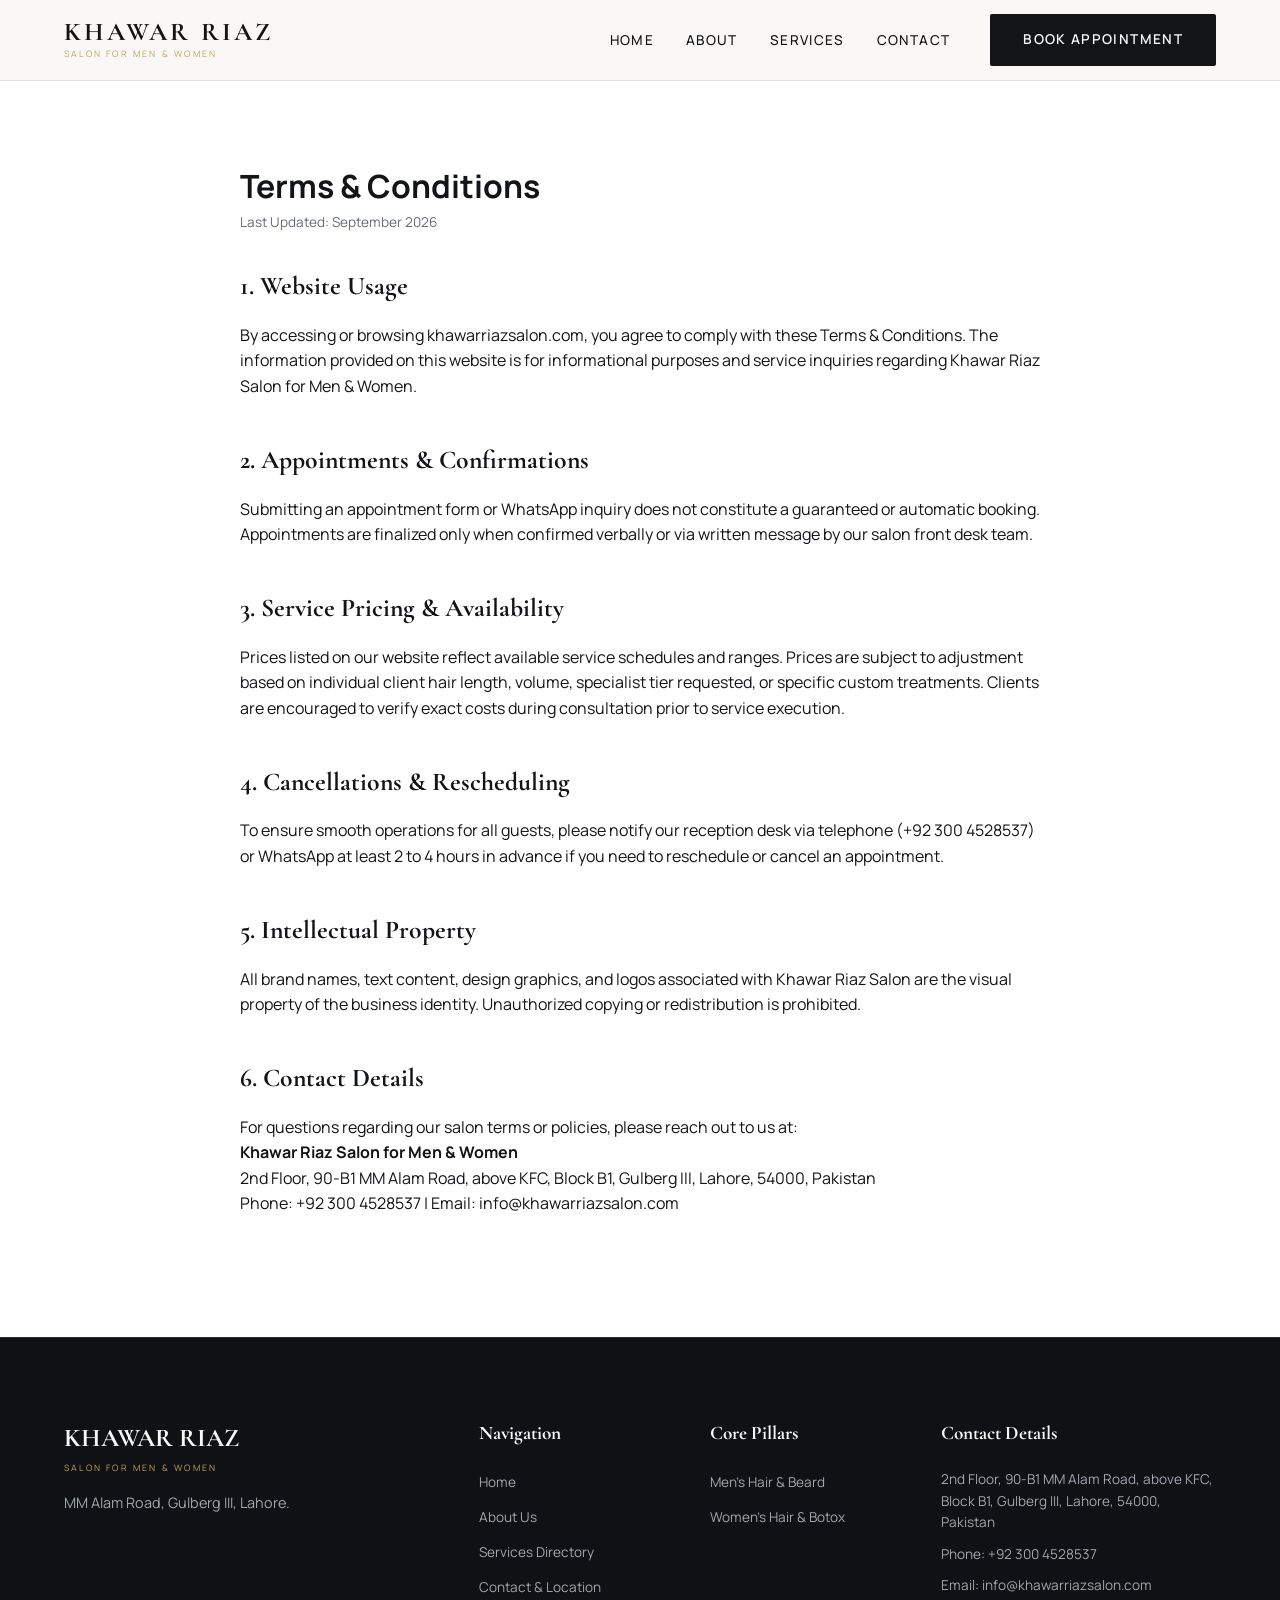
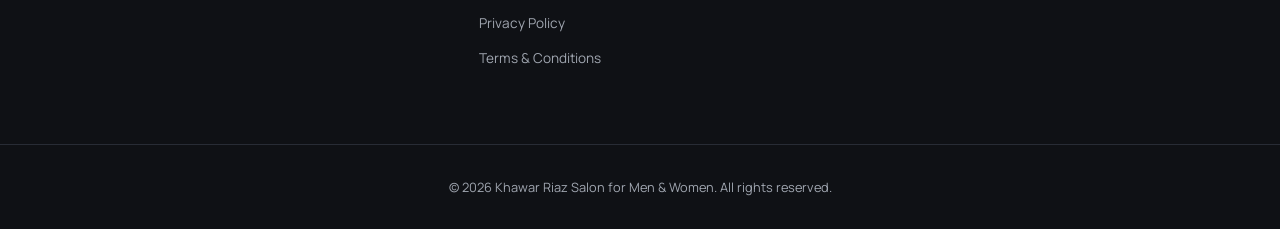
<file: terms.html>
<!-- terms.html -->
<!DOCTYPE html>
<html lang="en">
<head>
  <meta charset="UTF-8">
  <meta name="viewport" content="width=device-width, initial-scale=1.0">
  <title>Terms & Conditions | Khawar Riaz Salon</title>
  <meta name="description" content="Terms and Conditions governing the use of Khawar Riaz Salon website and salon appointment requests.">
  <meta name="robots" content="index, follow">
  <link rel="canonical" href="https://khawarriazsalon.com/terms.html">
  
  <link rel="preconnect" href="https://fonts.googleapis.com">
  <link rel="preconnect" href="https://fonts.gstatic.com" crossorigin>
  <link href="https://fonts.googleapis.com/css2?family=Cormorant+Garamond:wght@400;500;600;700&family=Manrope:wght@300;400;500;600;700&display=swap" rel="stylesheet">
  <link rel="stylesheet" href="style.css">
</head>
<body>
  <a href="#main-content" class="skip-link">Skip to main content</a>

  <!-- Header -->
  <header class="site-header" id="site-header">
    <div class="container header-container">
      <a href="index.html" class="brand-logo" aria-label="Khawar Riaz Salon Home">
        <span class="logo-title">KHAWAR RIAZ</span>
        <span class="logo-sub">SALON FOR MEN & WOMEN</span>
      </a>

      <button class="menu-toggle" id="menu-toggle" aria-expanded="false" aria-controls="primary-navigation" aria-label="Toggle navigation menu">
        <span class="hamburger-box"><span class="hamburger-inner"></span></span>
        <span class="menu-label">Menu</span>
      </button>

      <nav class="primary-nav" id="primary-navigation" aria-label="Main Navigation">
        <ul class="nav-list">
          <li class="nav-item"><a href="index.html" class="nav-link">Home</a></li>
          <li class="nav-item"><a href="about.html" class="nav-link">About</a></li>
          <li class="nav-item"><a href="services.html" class="nav-link">Services</a></li>
          <li class="nav-item"><a href="contact.html" class="nav-link">Contact</a></li>
        </ul>
        <div class="nav-cta-wrapper">
          <a href="contact.html" class="btn btn-primary nav-cta">Book Appointment</a>
        </div>
      </nav>
    </div>
  </header>

  <main id="main-content" class="legal-page">
    <div class="container legal-container">
      <h1 class="page-title">Terms & Conditions</h1>
      <p class="legal-date">Last Updated: September 2026</p>

      <section class="legal-section">
        <h2>1. Website Usage</h2>
        <p>By accessing or browsing khawarriazsalon.com, you agree to comply with these Terms & Conditions. The information provided on this website is for informational purposes and service inquiries regarding Khawar Riaz Salon for Men & Women.</p>
      </section>

      <section class="legal-section">
        <h2>2. Appointments & Confirmations</h2>
        <p>Submitting an appointment form or WhatsApp inquiry does not constitute a guaranteed or automatic booking. Appointments are finalized only when confirmed verbally or via written message by our salon front desk team.</p>
      </section>

      <section class="legal-section">
        <h2>3. Service Pricing & Availability</h2>
        <p>Prices listed on our website reflect available service schedules and ranges. Prices are subject to adjustment based on individual client hair length, volume, specialist tier requested, or specific custom treatments. Clients are encouraged to verify exact costs during consultation prior to service execution.</p>
      </section>

      <section class="legal-section">
        <h2>4. Cancellations & Rescheduling</h2>
        <p>To ensure smooth operations for all guests, please notify our reception desk via telephone (+92 300 4528537) or WhatsApp at least 2 to 4 hours in advance if you need to reschedule or cancel an appointment.</p>
      </section>

      <section class="legal-section">
        <h2>5. Intellectual Property</h2>
        <p>All brand names, text content, design graphics, and logos associated with Khawar Riaz Salon are the visual property of the business identity. Unauthorized copying or redistribution is prohibited.</p>
      </section>

      <section class="legal-section">
        <h2>6. Contact Details</h2>
        <p>For questions regarding our salon terms or policies, please reach out to us at:</p>
        <p><strong>Khawar Riaz Salon for Men & Women</strong><br>
        2nd Floor, 90-B1 MM Alam Road, above KFC, Block B1, Gulberg III, Lahore, 54000, Pakistan<br>
        Phone: +92 300 4528537 | Email: info@khawarriazsalon.com</p>
      </section>
    </div>
  </main>

  <!-- Footer -->
  <footer class="site-footer">
    <div class="container footer-grid">
      <div class="footer-brand">
        <span class="footer-logo-title">KHAWAR RIAZ</span>
        <span class="footer-logo-sub">SALON FOR MEN & WOMEN</span>
        <p class="footer-desc">MM Alam Road, Gulberg III, Lahore.</p>
      </div>
      <div class="footer-links">
        <h4 class="footer-heading">Navigation</h4>
        <ul>
          <li><a href="index.html">Home</a></li>
          <li><a href="about.html">About Us</a></li>
          <li><a href="services.html">Services Directory</a></li>
          <li><a href="contact.html">Contact & Location</a></li>
          <li><a href="privacy-policy.html">Privacy Policy</a></li>
          <li><a href="terms.html">Terms & Conditions</a></li>
        </ul>
      </div>
      <div class="footer-services">
        <h4 class="footer-heading">Core Pillars</h4>
        <ul>
          <li><a href="services.html?cat=men">Men's Hair & Beard</a></li>
          <li><a href="services.html?cat=women">Women's Hair & Botox</a></li>
        </ul>
      </div>
      <div class="footer-contact">
        <h4 class="footer-heading">Contact Details</h4>
        <p>2nd Floor, 90-B1 MM Alam Road, above KFC, Block B1, Gulberg III, Lahore, 54000, Pakistan</p>
        <p>Phone: <a href="tel:+923004528537">+92 300 4528537</a></p>
        <p>Email: <a href="mailto:info@khawarriazsalon.com">info@khawarriazsalon.com</a></p>
      </div>
    </div>
    <div class="footer-bottom text-center">
      <div class="container">
        <p>&copy; <span id="current-year"></span> Khawar Riaz Salon for Men & Women. All rights reserved.</p>
      </div>
    </div>
  </footer>

  <script src="main.js" defer></script>
</body>
</html>
</file>
<file: style.css>
/* style.css */
/* Modern Editorial Luxury CSS Variables */
:root {
  --bg-dark: #0f1115;
  --bg-card: #161920;
  --bg-light: #f9f8f6;
  --text-primary: #121417;
  --text-muted: #666c75;
  --text-light: #f9f8f6;
  --text-light-muted: #a0a6b0;
  
  --accent-gold: #c5a059;
  --accent-gold-hover: #b08c46;
  --accent-champagne: #e8d8be;
  --border-color: #e5e2dc;
  --border-dark: #282c35;

  --font-heading: 'Cormorant Garamond', Georgia, serif;
  --font-body: 'Manrope', -apple-system, BlinkMacSystemFont, "Segoe UI", Roboto, sans-serif;

  --transition-fast: 0.2s ease;
  --transition-smooth: 0.35s cubic-bezier(0.16, 1, 0.3, 1);
  --max-width: 1240px;
}

/* Reset & Prevent Horizontal Scroll Overflow */
*, *::before, *::after {
  box-sizing: border-box;
  margin: 0;
  padding: 0;
}

html {
  font-size: 16px;
  scroll-behavior: smooth;
  max-width: 100%;
  overflow-x: hidden;
}

body {
  font-family: var(--font-body);
  background-color: var(--bg-light);
  color: var(--text-primary);
  line-height: 1.6;
  max-width: 100%;
  overflow-x: hidden;
  -webkit-font-smoothing: antialiased;
}

/* Body scroll lock during mobile menu active state */
body.nav-open {
  overflow: hidden;
}

a {
  color: inherit;
  text-decoration: none;
  transition: color var(--transition-fast);
}

img {
  max-width: 100%;
  height: auto;
  display: block;
}

/* Accessibility Skip Link */
.skip-link {
  position: absolute;
  top: -100px;
  left: 1rem;
  background: var(--accent-gold);
  color: #fff;
  padding: 0.75rem 1.25rem;
  z-index: 10000;
  font-weight: 600;
  transition: top var(--transition-fast);
}
.skip-link:focus {
  top: 1rem;
}

/* Typography & Layout Utility */
.container {
  width: 90%;
  max-width: var(--max-width);
  margin: 0 auto;
}

.text-center { text-align: center; }
.badge {
  display: inline-block;
  font-size: 0.75rem;
  text-transform: uppercase;
  letter-spacing: 0.15em;
  font-weight: 600;
  color: var(--accent-gold);
  margin-bottom: 0.75rem;
}

.section-subtitle {
  display: block;
  font-size: 0.8rem;
  text-transform: uppercase;
  letter-spacing: 0.2em;
  color: var(--accent-gold);
  font-weight: 600;
  margin-bottom: 0.5rem;
}
.section-subtitle.light { color: var(--accent-champagne); }

.section-title {
  font-family: var(--font-heading);
  font-size: clamp(2rem, 4vw, 3.2rem);
  font-weight: 500;
  line-height: 1.15;
  color: var(--text-primary);
  margin-bottom: 1.25rem;
}
.section-title.light { color: var(--text-light); }

.paragraph {
  color: var(--text-muted);
  font-size: 1.05rem;
  margin-bottom: 1.25rem;
  max-width: 700px;
}
.paragraph.light { color: var(--text-light-muted); }
.paragraph.max-600 { margin-left: auto; margin-right: auto; }

/* Buttons & CTAs */
.btn {
  display: inline-flex;
  align-items: center;
  justify-content: center;
  padding: 0.9rem 2rem;
  font-size: 0.85rem;
  font-weight: 600;
  text-transform: uppercase;
  letter-spacing: 0.1em;
  border-radius: 2px;
  cursor: pointer;
  transition: all var(--transition-smooth);
  border: 1px solid transparent;
}

.btn-primary {
  background-color: var(--text-primary);
  color: var(--text-light);
}
.btn-primary:hover {
  background-color: var(--accent-gold);
}

.btn-accent {
  background-color: var(--accent-gold);
  color: #ffffff;
}
.btn-accent:hover {
  background-color: var(--accent-gold-hover);
}

.btn-outline {
  border-color: var(--text-primary);
  color: var(--text-primary);
  background: transparent;
}
.btn-outline:hover {
  background-color: var(--text-primary);
  color: var(--text-light);
}

.btn-outline-dark {
  border-color: var(--text-primary);
  color: var(--text-primary);
}
.btn-outline-dark:hover {
  background-color: var(--text-primary);
  color: var(--text-light);
}

.btn-outline-light {
  border-color: var(--text-light);
  color: var(--text-light);
}
.btn-outline-light:hover {
  background-color: var(--text-light);
  color: var(--text-primary);
}

.btn-whatsapp {
  background-color: #25d366;
  color: #fff;
}
.btn-whatsapp:hover {
  background-color: #1ebc57;
}

.btn-full { width: 100%; }

.btn-text {
  font-weight: 600;
  color: var(--text-primary);
  text-transform: uppercase;
  letter-spacing: 0.05em;
  font-size: 0.9rem;
  border-bottom: 1px solid var(--accent-gold);
  padding-bottom: 2px;
}

/* Announcement Bar */
.announcement-bar {
  background-color: var(--bg-dark);
  color: var(--text-light-muted);
  font-size: 0.8rem;
  padding: 0.5rem 0;
  border-bottom: 1px solid var(--border-dark);
}
.announcement-content {
  display: flex;
  justify-content: space-between;
  align-items: center;
  flex-wrap: wrap;
  gap: 0.5rem;
}
.announcement-link {
  color: var(--accent-champagne);
  font-weight: 500;
}

/* Header & Navigation */
.site-header {
  position: sticky;
  top: 0;
  background-color: rgba(249, 248, 246, 0.95);
  backdrop-filter: blur(10px);
  z-index: 1000;
  border-bottom: 1px solid var(--border-color);
  transition: background-color var(--transition-fast);
}

.header-container {
  display: flex;
  align-items: center;
  justify-content: space-between;
  height: 80px;
}

.brand-logo {
  display: flex;
  flex-direction: column;
}
.logo-title {
  font-family: var(--font-heading);
  font-size: 1.6rem;
  font-weight: 700;
  letter-spacing: 0.12em;
  line-height: 1;
  color: var(--text-primary);
}
.logo-sub {
  font-size: 0.55rem;
  letter-spacing: 0.25em;
  text-transform: uppercase;
  color: var(--accent-gold);
  margin-top: 2px;
}

.primary-nav {
  display: flex;
  align-items: center;
  gap: 2.5rem;
}
.nav-list {
  display: flex;
  list-style: none;
  gap: 2rem;
}
.nav-link {
  font-size: 0.85rem;
  text-transform: uppercase;
  letter-spacing: 0.1em;
  font-weight: 500;
  color: var(--text-primary);
  position: relative;
  padding: 0.25rem 0;
}
.nav-link::after {
  content: '';
  position: absolute;
  bottom: 0;
  left: 0;
  width: 0%;
  height: 1px;
  background-color: var(--accent-gold);
  transition: width var(--transition-fast);
}
.nav-link:hover::after,
.nav-link.active::after {
  width: 100%;
}

/* Mobile Hamburger Toggle (Requires explicit click/tap) */
.menu-toggle {
  display: none;
  background: none;
  border: none;
  cursor: pointer;
  padding: 0.5rem;
  align-items: center;
  gap: 0.5rem;
  z-index: 1001;
}
.hamburger-box {
  width: 24px;
  height: 18px;
  display: inline-block;
  position: relative;
}
.hamburger-inner, .hamburger-inner::before, .hamburger-inner::after {
  width: 24px;
  height: 2px;
  background-color: var(--text-primary);
  position: absolute;
  transition: transform var(--transition-fast), background-color var(--transition-fast);
}
.hamburger-inner { top: 8px; }
.hamburger-inner::before { content: ''; top: -7px; }
.hamburger-inner::after { content: ''; top: 7px; }

.menu-label {
  font-size: 0.75rem;
  text-transform: uppercase;
  letter-spacing: 0.1em;
  font-weight: 600;
}

/* Hero Section */
.hero-section {
  position: relative;
  background: url('https://images.unsplash.com/photo-1560066984-138dadb4c035?auto=format&fit=crop&w=1600&q=80') center/cover no-repeat;
  min-height: 80vh;
  display: flex;
  align-items: center;
  color: var(--text-light);
}
.hero-bg-overlay {
  position: absolute;
  inset: 0;
  background: linear-gradient(180deg, rgba(15,17,21,0.7) 0%, rgba(15,17,21,0.85) 100%);
}
.hero-container {
  position: relative;
  z-index: 2;
  padding: 4rem 0;
}
.hero-content {
  max-width: 700px;
}
.hero-badge { color: var(--accent-champagne); }
.hero-title {
  font-family: var(--font-heading);
  font-size: clamp(2.8rem, 6vw, 4.5rem);
  line-height: 1.05;
  margin-bottom: 1.5rem;
}
.hero-description {
  font-size: 1.15rem;
  color: var(--text-light-muted);
  margin-bottom: 2rem;
  line-height: 1.6;
}
.hero-actions {
  display: flex;
  gap: 1rem;
  flex-wrap: wrap;
}

/* Trust & Stats */
.trust-section {
  background-color: var(--bg-dark);
  color: var(--text-light);
  padding: 2.5rem 0;
  border-bottom: 1px solid var(--border-dark);
}
.trust-grid {
  display: grid;
  grid-template-columns: repeat(auto-fit, minmax(200px, 1fr));
  gap: 2rem;
  text-align: center;
}
.trust-number {
  display: block;
  font-family: var(--font-heading);
  font-size: 2.5rem;
  color: var(--accent-gold);
  line-height: 1;
}
.trust-label {
  font-size: 0.85rem;
  text-transform: uppercase;
  letter-spacing: 0.1em;
  color: var(--text-light-muted);
}

/* Sections Padding */
.intro-section,
.categories-section,
.creative-leader-section,
.experience-section,
.special-occasion-section,
.testimonials-section,
.instagram-section,
.location-section,
.about-content-section,
.pillars-section,
.products-notice-section,
.filter-section,
.services-list-section,
.contact-main-section,
.map-section,
.legal-page {
  padding: 5rem 0;
}

/* Intro */
.intro-grid {
  display: grid;
  grid-template-columns: 1fr 1fr;
  gap: 4rem;
  align-items: center;
}
.intro-img {
  border-radius: 2px;
  box-shadow: 0 20px 40px rgba(0,0,0,0.08);
}

/* Categories Grid */
.categories-grid {
  display: grid;
  grid-template-columns: repeat(auto-fit, minmax(320px, 1fr));
  gap: 1.5rem;
  margin-top: 2.5rem;
}
.category-card {
  position: relative;
  height: 380px;
  overflow: hidden;
  border-radius: 2px;
  display: flex;
  align-items: flex-end;
  padding: 2rem;
  color: var(--text-light);
}
.category-bg {
  position: absolute;
  inset: 0;
  background-size: cover;
  background-position: center;
  transition: transform 0.6s var(--transition-smooth);
}
.category-overlay {
  position: absolute;
  inset: 0;
  background: linear-gradient(180deg, rgba(0,0,0,0.1) 0%, rgba(0,0,0,0.85) 100%);
}
.category-content {
  position: relative;
  z-index: 2;
}
.category-content h3 {
  font-family: var(--font-heading);
  font-size: 1.8rem;
  margin-bottom: 0.25rem;
}
.category-content span {
  font-size: 0.85rem;
  letter-spacing: 0.05em;
  color: var(--accent-champagne);
}
.category-card:hover .category-bg {
  transform: scale(1.05);
}

/* Leader Section */
.creative-leader-section {
  background-color: #f1eee8;
}
.leader-grid {
  display: grid;
  grid-template-columns: 1fr 1fr;
  gap: 4rem;
  align-items: center;
}

/* Journey / Experience */
.steps-grid {
  display: grid;
  grid-template-columns: repeat(auto-fit, minmax(220px, 1fr));
  gap: 2rem;
  margin-top: 3rem;
}
.step-card {
  border-top: 1px solid var(--border-color);
  padding-top: 1.5rem;
}
.step-num {
  font-family: var(--font-heading);
  font-size: 2rem;
  color: var(--accent-gold);
  display: block;
}
.step-card h3 {
  font-family: var(--font-heading);
  font-size: 1.4rem;
  margin: 0.5rem 0;
}
.step-card p {
  font-size: 0.95rem;
  color: var(--text-muted);
}

/* Special Occasion */
.special-occasion-section {
  background-color: var(--bg-dark);
}
.occasion-card {
  padding: 4rem;
  background: var(--bg-card);
  border: 1px solid var(--border-dark);
  border-radius: 2px;
}
.occasion-actions {
  display: flex;
  gap: 1rem;
  margin-top: 1.5rem;
  flex-wrap: wrap;
}

/* Testimonials */
.testimonials-grid {
  display: grid;
  grid-template-columns: repeat(auto-fit, minmax(280px, 1fr));
  gap: 2rem;
  margin-top: 2.5rem;
}
.testimonial-card {
  background: #ffffff;
  padding: 2rem;
  border: 1px solid var(--border-color);
}
.stars { color: var(--accent-gold); margin-bottom: 1rem; }
.testimonial-text {
  font-style: italic;
  margin-bottom: 1rem;
  color: var(--text-primary);
}
.testimonial-author {
  font-size: 0.8rem;
  text-transform: uppercase;
  letter-spacing: 0.1em;
  color: var(--text-muted);
  display: block;
}

/* Location */
.location-grid {
  display: grid;
  grid-template-columns: 1fr 1fr;
  gap: 3rem;
  align-items: center;
}
.location-address {
  font-style: normal;
  margin: 1.5rem 0;
  line-height: 1.8;
}
.location-hours, .location-contacts {
  margin-bottom: 1.5rem;
}
.map-card, .map-card-expanded {
  background: var(--bg-dark);
  color: var(--text-light);
  padding: 3rem;
  border-radius: 2px;
  text-align: center;
}
.map-card h3, .map-card-expanded h2 {
  font-family: var(--font-heading);
  margin-bottom: 1rem;
}

/* Final CTA */
.final-cta-section {
  background-color: var(--accent-champagne);
  padding: 5rem 0;
}
.cta-title {
  font-family: var(--font-heading);
  font-size: clamp(2rem, 4vw, 3rem);
  margin-bottom: 1rem;
}
.cta-desc {
  margin-bottom: 2rem;
  color: #4a453e;
}
.cta-buttons {
  display: flex;
  justify-content: center;
  gap: 1rem;
  flex-wrap: wrap;
}

/* Services Page Listing */
.filter-buttons {
  display: flex;
  justify-content: center;
  flex-wrap: wrap;
  gap: 0.75rem;
  margin-bottom: 2rem;
}
.filter-btn {
  background: transparent;
  border: 1px solid var(--border-color);
  padding: 0.6rem 1.25rem;
  font-size: 0.8rem;
  text-transform: uppercase;
  letter-spacing: 0.1em;
  cursor: pointer;
  transition: all var(--transition-fast);
}
.filter-btn:hover, .filter-btn.active {
  background: var(--text-primary);
  color: var(--text-light);
  border-color: var(--text-primary);
}

.price-disclaimer {
  font-size: 0.85rem;
  color: var(--text-muted);
  margin-bottom: 3rem;
  max-width: 800px;
  margin-left: auto;
  margin-right: auto;
}

.service-category-block {
  margin-bottom: 4rem;
}
.category-heading {
  font-family: var(--font-heading);
  font-size: 2rem;
  border-bottom: 2px solid var(--accent-gold);
  padding-bottom: 0.5rem;
  margin-bottom: 2rem;
}
.service-grid {
  display: grid;
  grid-template-columns: repeat(auto-fill, minmax(300px, 1fr));
  gap: 1.5rem;
}
.service-card {
  background: #ffffff;
  padding: 1.5rem;
  border: 1px solid var(--border-color);
  border-radius: 2px;
}
.service-header {
  display: flex;
  justify-content: space-between;
  align-items: baseline;
  margin-bottom: 0.5rem;
  gap: 1rem;
}
.service-name {
  font-weight: 600;
  font-size: 1.05rem;
}
.service-price {
  font-family: var(--font-heading);
  font-weight: 700;
  color: var(--accent-gold);
  font-size: 1.15rem;
  white-space: nowrap;
}
.service-desc {
  font-size: 0.85rem;
  color: var(--text-muted);
}

/* Contact Page Grid */
.contact-grid {
  display: grid;
  grid-template-columns: 1fr 1.5fr;
  gap: 3rem;
}
.contact-info-card {
  background: #ffffff;
  padding: 2rem;
  border: 1px solid var(--border-color);
  margin-bottom: 1.5rem;
}
.contact-info-card h3 {
  font-family: var(--font-heading);
  font-size: 1.4rem;
  margin-bottom: 0.75rem;
}
.form-wrapper {
  background: #ffffff;
  padding: 2.5rem;
  border: 1px solid var(--border-color);
}
.form-subtext {
  font-size: 0.85rem;
  color: var(--text-muted);
  margin-bottom: 1.5rem;
}
.form-group {
  margin-bottom: 1.25rem;
}
.form-row {
  display: grid;
  grid-template-columns: 1fr 1fr;
  gap: 1rem;
}
label {
  display: block;
  font-size: 0.8rem;
  text-transform: uppercase;
  letter-spacing: 0.05em;
  font-weight: 600;
  margin-bottom: 0.4rem;
}
input, select, textarea {
  width: 100%;
  padding: 0.8rem;
  border: 1px solid var(--border-color);
  background: var(--bg-light);
  font-family: inherit;
  font-size: 0.95rem;
}
input:focus, select:focus, textarea:focus {
  outline: none;
  border-color: var(--accent-gold);
}
.form-feedback {
  margin-top: 1rem;
  font-size: 0.9rem;
  text-align: center;
}

/* About & Pillars Page */
.about-grid {
  display: grid;
  grid-template-columns: 1fr 1fr;
  gap: 4rem;
  align-items: center;
}
.pillars-grid {
  display: grid;
  grid-template-columns: repeat(auto-fit, minmax(240px, 1fr));
  gap: 2rem;
  margin-top: 2.5rem;
}
.pillar-card {
  background: #ffffff;
  padding: 2rem;
  border: 1px solid var(--border-color);
}
.pillar-card h3 {
  font-family: var(--font-heading);
  font-size: 1.4rem;
  margin-bottom: 0.75rem;
}

.products-notice-section {
  background: var(--bg-dark);
  color: var(--text-light);
}
.product-badge {
  display: inline-block;
  margin-top: 1.5rem;
  padding: 0.5rem 1.5rem;
  border: 1px solid var(--accent-gold);
  color: var(--accent-champagne);
  font-size: 0.8rem;
  text-transform: uppercase;
  letter-spacing: 0.15em;
}

/* Legal Pages */
.legal-page {
  background: #ffffff;
}
.legal-container {
  max-width: 800px;
}
.legal-date {
  font-size: 0.85rem;
  color: var(--text-muted);
  margin-bottom: 2rem;
}
.legal-section {
  margin-bottom: 2.5rem;
}
.legal-section h2 {
  font-family: var(--font-heading);
  font-size: 1.6rem;
  margin-bottom: 1rem;
}
.legal-section ul {
  margin-left: 1.5rem;
  margin-top: 0.5rem;
}

/* Footer */
.site-footer {
  background-color: var(--bg-dark);
  color: var(--text-light-muted);
  padding: 5rem 0 2rem 0;
  border-top: 1px solid var(--border-dark);
}
.footer-grid {
  display: grid;
  grid-template-columns: 2fr 1fr 1fr 1.5fr;
  gap: 3rem;
  margin-bottom: 4rem;
}
.footer-logo-title {
  font-family: var(--font-heading);
  font-size: 1.6rem;
  font-weight: 700;
  color: var(--text-light);
  display: block;
}
.footer-logo-sub {
  font-size: 0.55rem;
  letter-spacing: 0.25em;
  text-transform: uppercase;
  color: var(--accent-gold);
  display: block;
  margin-top: 2px;
  margin-bottom: 1rem;
}
.footer-desc { font-size: 0.9rem; max-width: 300px; }
.footer-heading {
  font-family: var(--font-heading);
  color: var(--text-light);
  font-size: 1.2rem;
  margin-bottom: 1.25rem;
}
.footer-links ul, .footer-services ul {
  list-style: none;
}
.footer-links li, .footer-services li {
  margin-bottom: 0.6rem;
}
.footer-links a, .footer-services a {
  font-size: 0.85rem;
  color: var(--text-light-muted);
}
.footer-links a:hover, .footer-services a:hover {
  color: var(--accent-champagne);
}
.footer-contact p {
  font-size: 0.85rem;
  margin-bottom: 0.6rem;
}
.footer-bottom {
  border-top: 1px solid var(--border-dark);
  padding-top: 2rem;
  font-size: 0.8rem;
}

/* Floating Actions */
.floating-actions {
  position: fixed;
  bottom: 1.5rem;
  right: 1.5rem;
  display: flex;
  flex-direction: column;
  gap: 0.75rem;
  z-index: 999;
}
.float-btn {
  display: flex;
  align-items: center;
  gap: 0.5rem;
  padding: 0.75rem 1.25rem;
  border-radius: 50px;
  color: #fff;
  font-size: 0.8rem;
  font-weight: 600;
  box-shadow: 0 10px 25px rgba(0,0,0,0.25);
  transition: transform var(--transition-fast);
}
.float-btn:hover { transform: translateY(-3px); }
.float-call { background-color: var(--text-primary); }
.float-whatsapp { background-color: #25d366; }

/* ==================================================
   RESPONSIVE LAYOUT (NO SWIPE MENU / STRICT CLICK ONLY)
   ================================================== */
@media (max-width: 1024px) {
  .intro-grid, .leader-grid, .location-grid, .about-grid, .contact-grid {
    grid-template-columns: 1fr;
    gap: 2.5rem;
  }
  .footer-grid {
    grid-template-columns: 1fr 1fr;
  }
}

@media (max-width: 768px) {
  .announcement-content {
    justify-content: center;
    text-align: center;
  }
  
  .menu-toggle {
    display: inline-flex;
  }

  /* Mobile Dropdown Navigation Menu - ONLY visible when .is-active toggled */
  .primary-nav {
    display: none;
    position: absolute;
    top: 80px;
    left: 0;
    width: 100%;
    background-color: var(--bg-light);
    flex-direction: column;
    padding: 2rem;
    border-bottom: 1px solid var(--border-color);
    box-shadow: 0 20px 30px rgba(0,0,0,0.1);
  }

  .primary-nav.is-active {
    display: flex;
  }

  .nav-list {
    flex-direction: column;
    width: 100%;
    text-align: center;
    gap: 1.5rem;
  }

  .nav-cta-wrapper {
    margin-top: 1.5rem;
    width: 100%;
  }

  .footer-grid {
    grid-template-columns: 1fr;
  }

  .form-row {
    grid-template-columns: 1fr;
  }

  .floating-actions span {
    display: none;
  }
  .float-btn {
    padding: 0.85rem;
    border-radius: 50%;
  }
}

/* Reduced Motion Support */
@media (prefers-reduced-motion: reduce) {
  *, *::before, *::after {
    animation-duration: 0.01ms !important;
    animation-iteration-count: 1 !important;
    transition-duration: 0.01ms !important;
    scroll-behavior: auto !important;
  }
}
</file>
